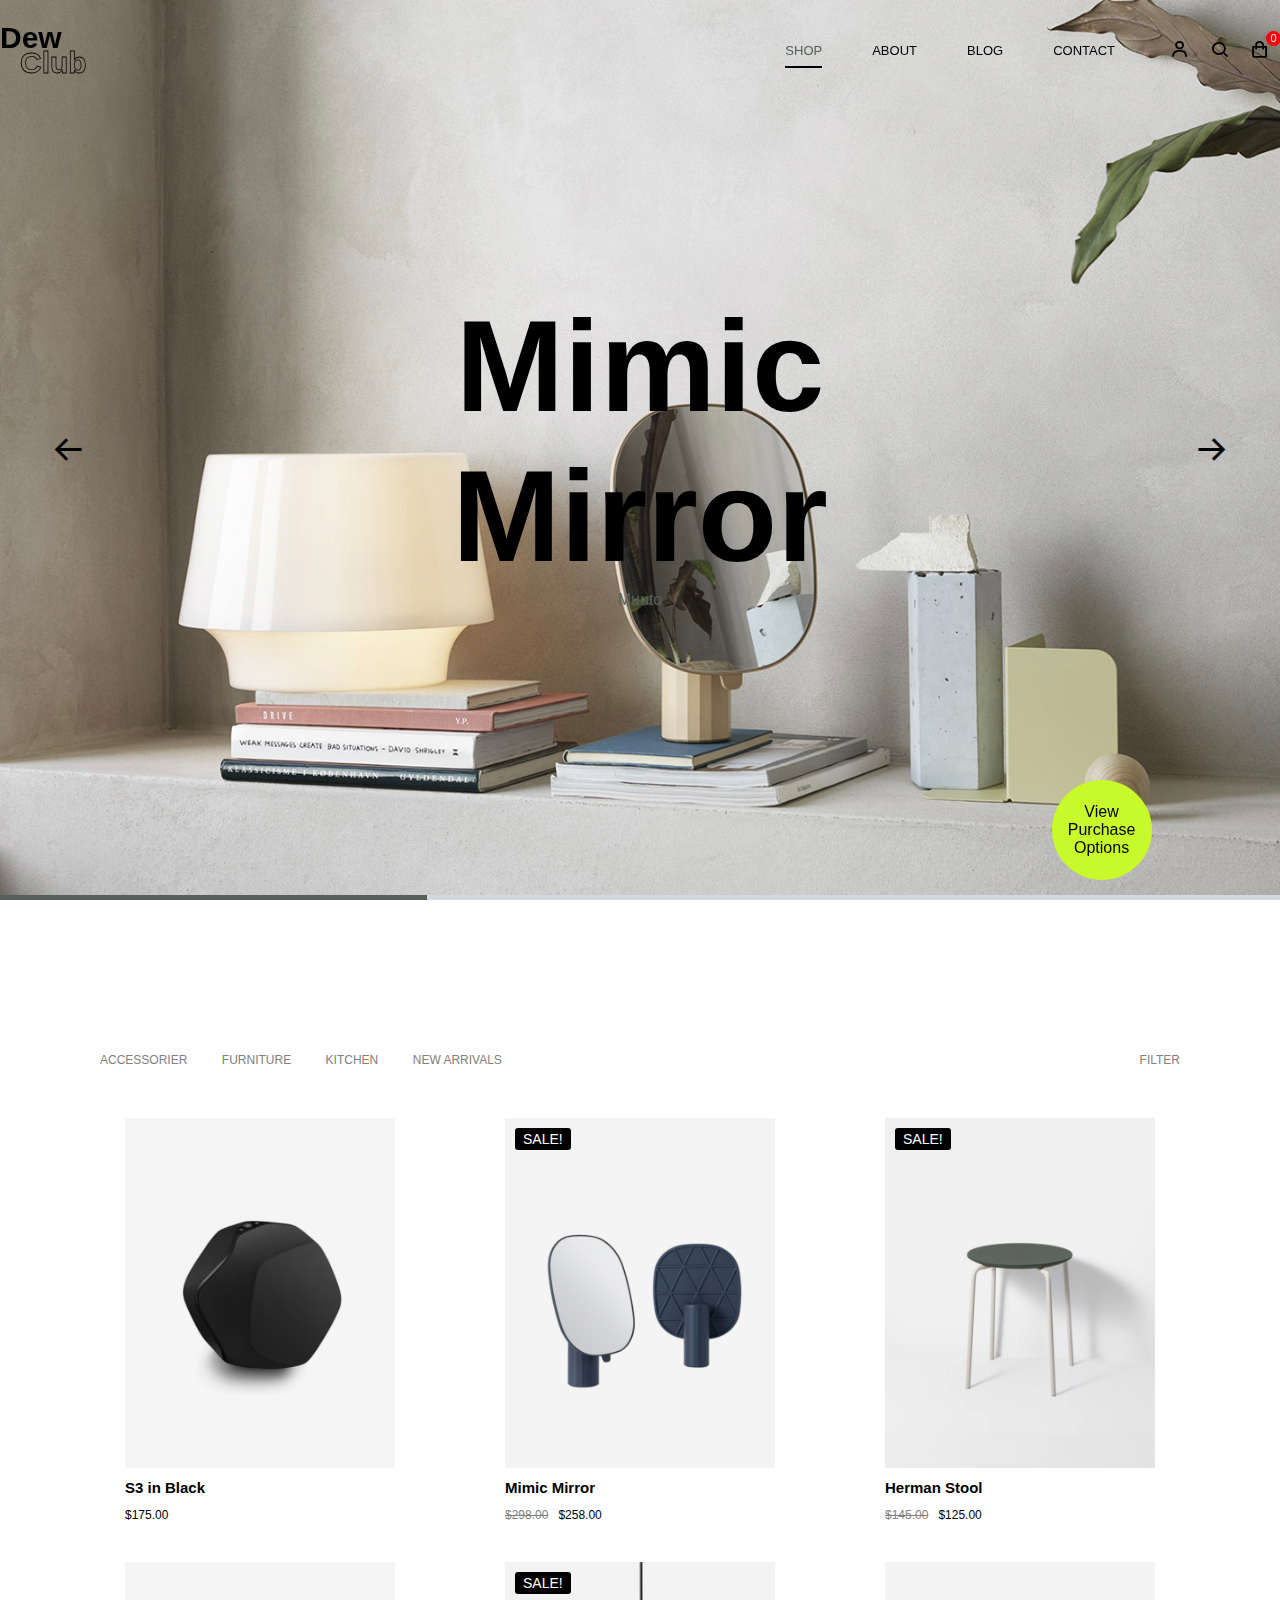
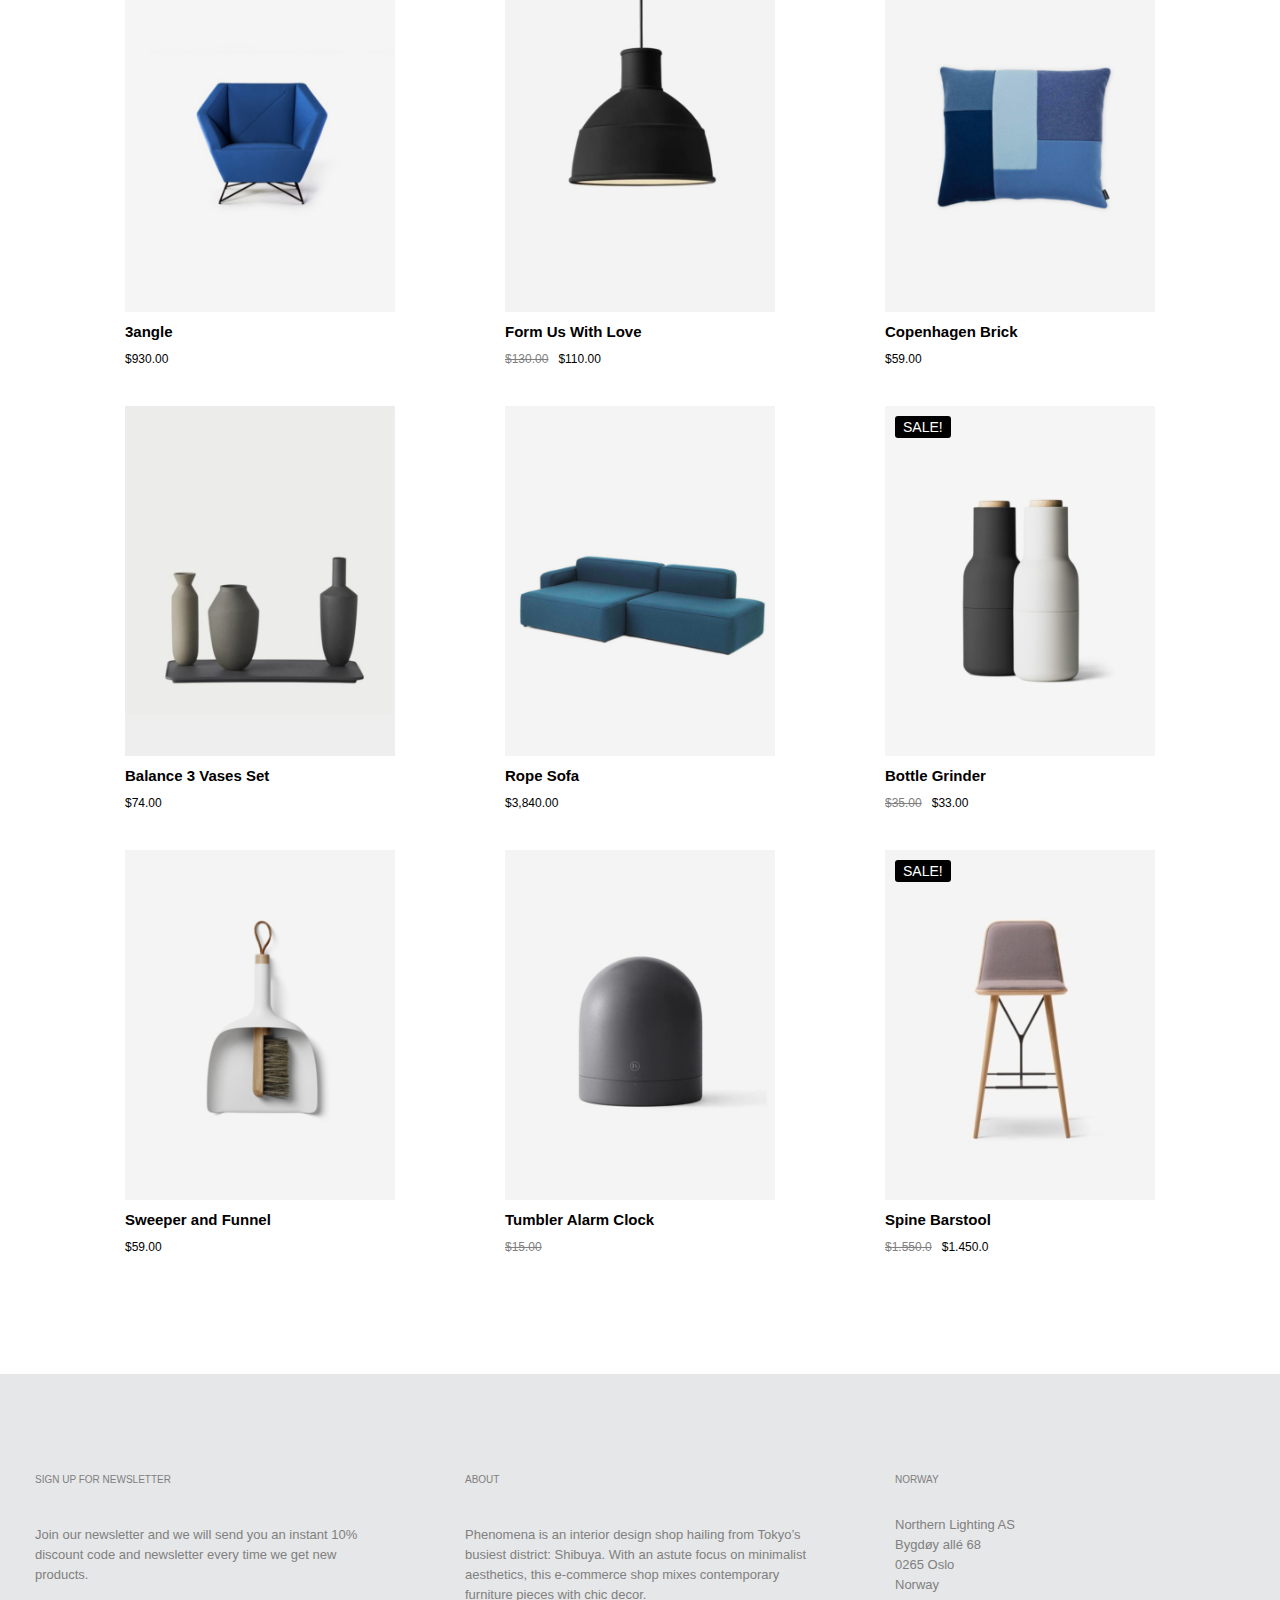
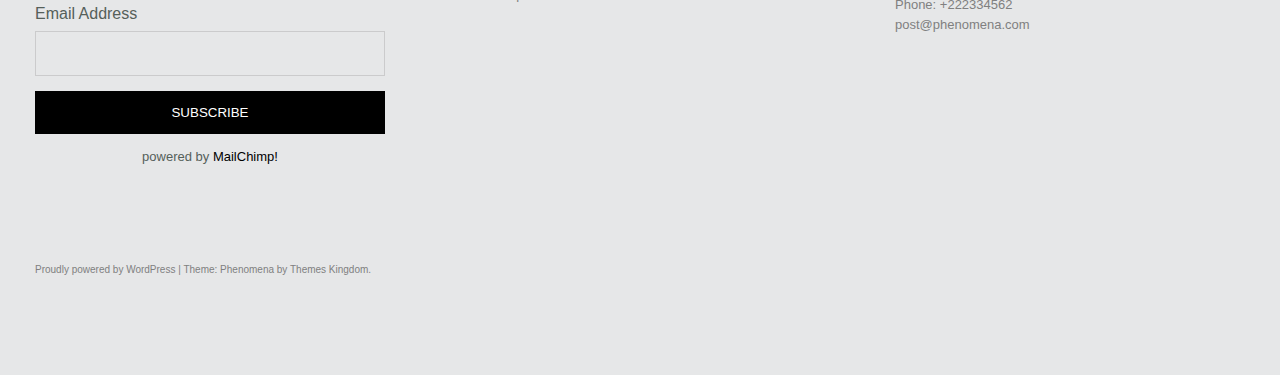
<file: index.html>
<!DOCTYPE html>
<html lang="en">
<head>
    <meta charset="UTF-8">
    <meta http-equiv="X-UA-Compatible" content="IE=edge">
    <meta name="viewport" content="width=device-width, initial-scale=1.0">
    <title>Website Houseware</title>
    <link rel="shortcut icon" href="https://themeskingdom.com/wp-content/uploads/2019/11/cropped-TK_favicon-32x32.png" type="image/x-icon">
    <!-- CSS -->
    <link rel="stylesheet" href="css/style.css">
    <!-- GOOGLE FRONT -->
    <link href="https://fonts.googleapis.com/css2?family=Roboto:wght@100;300;400;500;700;900&display=swap" rel="stylesheet">
    <!-- BOX BOX ICON -->
    <link href='https://unpkg.com/boxicons@2.1.4/css/boxicons.min.css' rel='stylesheet'>
</head>
<body>
    <div class="scroll">
        <div class="sroll_On">
            <p>View Purchase Options</p>
        </div>
        <div class="scroll_title">
            <div class="srcoll_icon">
                <i class='bx bx-arrow-back bx-rotate-90' ></i>
            </div>
            <div class="scroll_in">
                scroll on top
            </div>
        </div>
    </div>
    <!-- Header -->
    <header>
        <nav>
            <a href="#" class="logo">Dew <span>Club</span></a>
            <div class="nav_group">
                <ul class="navlist">
                    <li><a href="index.html"class="active">Shop</a></li>
                    <li><a href="about.html">About</a></li>
                    <li><a href="blog.html">Blog</a></li>
                    <li><a href="contact.html">Contact</a></li>
                </ul>
                <div class="navmenu">
                    <i class='bx bx-menu-alt-right'></i>
                </div>
                <div class="nav_item">
                    <a href="login/login.html"><i class='bx bx-user' id="user_nav"></i></a>
                    <i class='bx bx-search' id="menu-search"></i>
                    <div href="#" class="navicon"><i class='bx bx-shopping-bag'></i><span class="navdesc">0</span></div>
                </div>
        
                <!-- MENU MOBILE -->
                <div class="navMobile">
                    <div class="nav_closeX">
                        <i class='bx bx-x'></i>
                    </div>
                    <ul>
                        <li>
                            <a href="" class="mobile_link">Shop</a>
                        </li>
                        <li>
                            <a href="" class="mobile_link">About</a>
                        </li>
                        <li>
                            <a href="" class="mobile_link">Blog</a>
                        </li>
                        <li>
                            <a href="" class="mobile_link">Contact</a>
                        </li>
                        <div class="nav_item">
                            <i class='bx bx-user' id="user_nav"></i>
                            <i class='bx bx-search' id="menu-search"></i>
                            <div href="#" class="navicon"><i class='bx bx-shopping-bag'></i><span class="navdesc">0</span></div>
                        </div>
                        
                    </ul>
                </div>
            </div>
        </nav>
    </header>
    <!-- End Header -->
    <div class="nav_search">
        <div class="search_container">
            <i class='bx bx-search'></i>
            <input type="text" placeholder="Search..." aria-label="0">
            <i class='bx bx-x' id="close_search"></i>
        </div>
    </div>
    <!-- Slide -->
    <section class="slide">
        <div class="sl_overlay"></div>
        <ul class="slider-dots">
            <li class="slider-dot-item active" data-index="0"></li>
            <li class="slider-dot-item" data-index="1"></li>
            <li class="slider-dot-item" data-index="2"></li>
        </ul>
        <div class="slide_container" >
            <ul>
                <li class="slides active_slide">
                    <div class="slide_wapper">
                        <div class="slide_img">
                            <img src="images/home0.jpg" alt="">
                        </div>
                        <div class="silde_title">
                            <h1>Mimic</h1>
                            <h1>Mirror</h1>
                            <p>Muuto</p>
                        </div>
                    </div>
                </li>
                <li>
                    <div class="slide_wapper">
                        <div class="slide_img">
                            <img src="images/home1.jpg" alt="">
                        </div>
                        <div class="silde_title">
                            <h1>Tumbler</h1>
                            <h1>Alarm Clock</h1>
                            <p>Norm Architects</p>
                        </div>
                    </div>
                </li>
                <li>
                    <div class="slide_wapper">
                        <div class="slide_img">
                            <img src="images/home2.jpg" alt="">
                        </div>
                        <div class="silde_title">
                            <h1>Copenhagen</h1>
                            <h1>Brick</h1>
                            <p>Normann Copenhagen</p>
                        </div>
                    </div>
                </li>
                <div class="pev_slide">
                    <i class='bx bx-arrow-back' ></i>
                </div>
                <div class="next_slide">
                    <i class='bx bx-arrow-back bx-rotate-180' ></i>
                </div>
            </ul>
        </div>
        <!-- <div class="br__overlay"></div> -->
    </section>
    <!-- End Slide -->
    <!-- Product -->
    <section class="product">
        <div class="product_container">
            <div class="product_title">
                <div class="product_class1">
                    <a href="#">Accessorier</a>
                    <a href="#">Furniture</a>
                    <a href="#">Kitchen</a>
                    <a href="#">New Arrivals</a>
                </div>
                <div class="product_class2">
                    <a href="#">Filter</a>
                </div>
            </div>
            <div class="product_list">
                    <div class="product_items">
                        <div class="pr_img">
                            <img src="images/product/product_1.jpg" alt="">
                            <img src="images/product/product_1_1.jpg" alt="">

                        </div>
                        <div class="pr_title"> 
                            <h3>S3 in Black</h3>
                            <p>$175.00</p>
                            <div class="pr_buy">
                                <p>add to cart</p>
                            </div>
                        </div>
                    </div>
                    <div class="product_items">
                        <div class="pr_img">
                            <img src="images/product/product_2.jpg" alt="">
                            <img src="images/product/product_2_2.jpg" alt="">
                            <span class="sale">sale!</span>
                        </div>
                        <div class="pr_title"> 
                            <h3>Mimic Mirror</h3>
                            <div class="pr_price">
                                <p>$298.00</p>
                                <p>$258.00</p>
                            </div>
                            <div class="pr_buy">
                                <p>add to cart</p>
                            </div>
                        </div>
                    </div>
                    <div class="product_items">
                        <div class="pr_img">
                            <img src="images/product/product_3.jpg" alt="">
                            <img src="images/product/product_3_3.jpg" alt="">
                            <span class="sale">sale!</span>
                        </div>
                        <div class="pr_title"> 
                            <h3>Herman Stool</h3>
                            <div class="pr_price">
                                <p>$145.00</p>
                                <p>$125.00</p>
                            </div>
                            <div class="pr_buy">
                                <p>add to cart</p>
                            </div>
                        </div>
                    </div>
                    <div class="product_items">
                        <div class="pr_img">
                            <img src="images/product/product_4.jpg" alt="">
                            <img src="images/product/product_4_4.jpg" alt="">
                            
                        </div>
                        <div class="pr_title"> 
                            <h3>3angle</h3>
                            <p>$930.00</p>
                            <div class="pr_buy">
                                <p>add to cart</p>
                            </div>
                        </div>
                    </div>
                    <div class="product_items">
                        <div class="pr_img">
                            <img src="images/product/product_5.jpg" alt="">
                            <img src="images/product/product_5_5.jpg" alt="">
                            <span class="sale">sale!</span>
                        </div>
                        <div class="pr_title"> 
                            <h3>Form Us With Love</h3>
                            <div class="pr_price">
                                <p>$130.00</p>
                                <p>$110.00</p>
                            </div>
                            <div class="pr_buy">
                                <p>add to cart</p>
                            </div>
                        </div>
                    </div>
                    <div class="product_items">
                        <div class="pr_img">
                            <img src="images/product/product_6.jpg" alt="">
                            <img src="images/product/product_6_6.jpg" alt="">
                            
                        </div>
                        <div class="pr_title"> 
                            <h3>Copenhagen Brick</h3>
                            <p>$59.00</p>
                            <div class="pr_buy">
                                <p>add to cart</p>
                            </div>
                        </div>
                    </div>
                    <div class="product_items">
                        <div class="pr_img">
                            <img src="images/product/product_7.jpg" alt="">
                            <img src="images/product/product_7_7.jpg" alt="">
                            
                        </div>
                        <div class="pr_title"> 
                            <h3>Balance 3 Vases Set</h3>
                            <p>$74.00</p>
                            <div class="pr_buy">
                                <p>add to cart</p>
                            </div>
                        </div>
                    </div>
                    <div class="product_items">
                        <div class="pr_img">
                            <img src="images/product/product_8.jpg" alt="">
                            <img src="images/product/product_8_8.jpg" alt="">
                            
                        </div>
                        <div class="pr_title"> 
                            <h3>Rope Sofa</h3>
                            <p>$3,840.00</p>
                            <div class="pr_buy">
                                <p>add to cart</p>
                            </div>
                        </div>
                    </div>
                    <div class="product_items">
                        <div class="pr_img">
                            <img src="images/product/product_9.jpg" alt="">
                            <img src="images/product/product_9_9.jpg" alt="">
                            <span class="sale">sale!</span>
                        </div>
                        <div class="pr_title"> 
                            <h3>Bottle Grinder</h3>
                            <div class="pr_price">
                                <p>$35.00</p>
                                <p>$33.00</p>
                            </div>
                            <div class="pr_buy">
                                <p>add to cart</p>
                            </div>
                        </div>
                    </div>
                    <div class="product_items">
                        <div class="pr_img">
                            <img src="images/product/product_10.jpg" alt="">
                            <img src="images/product/product_10_10.jpg" alt="">
                            
                        </div>
                        <div class="pr_title"> 
                            <h3>Sweeper and Funnel</h3>
                            <p>$59.00</p>
                            <div class="pr_buy">
                                <p>add to cart</p>
                            </div>
                        </div>
                    </div>
                    <div class="product_items">
                        <div class="pr_img">
                            <img src="images/product/product_11.jpg" alt="">
                            <img src="images/product/product_11_11.jpg" alt="">
                            
                        </div>
                        <div class="pr_title"> 
                            <h3>Tumbler Alarm Clock</h3>
                            <div class="pr_price">
                                <p>$15.00</p>
                            </div>
                            <div class="pr_buy">
                                <p>add to cart</p>
                            </div>
                        </div>
                    </div>
                    <div class="product_items">
                        <div class="pr_img">
                            <img src="images/product/product_12.jpg" alt="">
                            <img src="images/product/product_12_12.jpg" alt="">
                            <span class="sale">sale!</span>
                        </div>
                        <div class="pr_title"> 
                            <h3>Spine Barstool</h3>
                            <div class="pr_price">
                                <p>$1.550.0</p>
                                <p>$1.450.0</p>
                            </div>
                            <div class="pr_buy">
                                <p>add to cart</p>
                            </div>
                        </div>
                    </div>
            </div>
        </div>
    </section>
    <!-- EndProduct -->
    <!-- Footer -->
    <section class="footer">
        <footer>
            <div class="footer_container">
                <div class="footer_1">
                    <h3>SIGN UP FOR NEWSLETTER</h3>
                    <p class="footer_title">
                        Join our newsletter and we will send you 
                        an instant 10% discount code and newsletter 
                        every time we get new products.
                    </p>
                    <div class="form_email">
                        <span>Email Address</span>
                        <input type="text" aria-label=''>
                        <button class="footer_btn">SUBSCRIBE</button>
                        <p>powered by <b>MailChimp!</b></p>
                    </div>
                    <div class="footer_wapper">
                        <p>Proudly powered by WordPress | Theme: Phenomena by Themes Kingdom.</p>
                    </div>
                </div>
                <div class="footer_2">
                    <h3>ABOUT</h3>
                    <p>
                        Phenomena is an interior design shop hailing 
                        from Tokyo’s busiest district: Shibuya. With 
                        an astute focus on minimalist aesthetics, this 
                        e-commerce shop mixes contemporary furniture pieces 
                        with chic decor.
                    </p>
                </div>
                <div class="footer_3">
                    <h3>NORWAY</h3>
                    <a href="">Northern Lighting AS</a>
                    <a href="">Bygdøy allé 68</a>
                    <a href="">0265 Oslo</a>
                    <a href="">Norway</a>
                    <a href="">Phone: +222334562</a>
                    <a href="">post@phenomena.com</a>
                </div>
            </div>
        </footer>
    </section>
    <!-- End Footer -->
    
    <!-- JS -->
    <script src="app.js/main.js"></script>
</body>
</html>
</file>
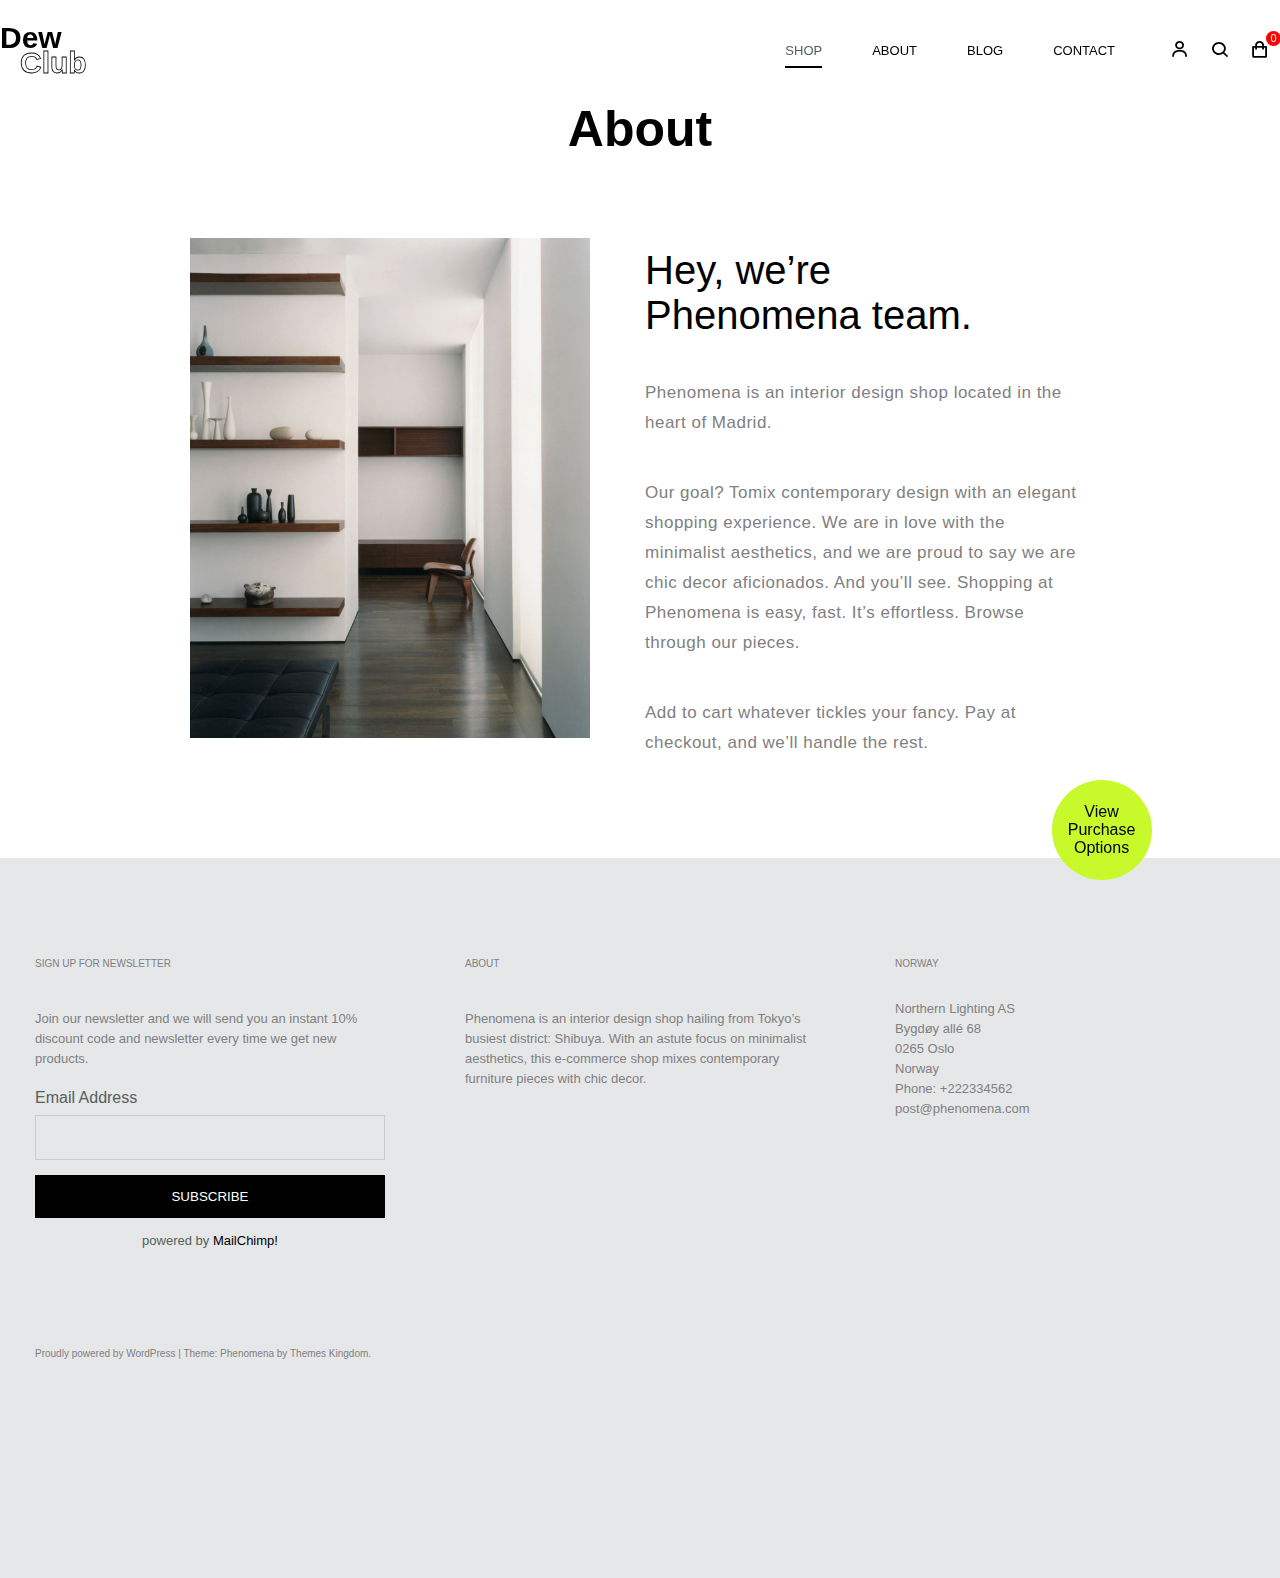
<file: about.html>
<!DOCTYPE html>
<html lang="en">
<head>
    <meta charset="UTF-8">
    <meta http-equiv="X-UA-Compatible" content="IE=edge">
    <meta name="viewport" content="width=device-width, initial-scale=1.0">
    <title>Houseware About</title>
    <link rel="shortcut icon" href="https://themeskingdom.com/wp-content/uploads/2019/11/cropped-TK_favicon-32x32.png" type="image/x-icon">
    <!-- CSS -->
    <link rel="stylesheet" href="css/about.css">
    <!-- GOOGLE FRONT -->
    <link href="https://fonts.googleapis.com/css2?family=Roboto:wght@100;300;400;500;700;900&display=swap" rel="stylesheet">
    <!-- BOX BOX ICON -->
    <link href='https://unpkg.com/boxicons@2.1.4/css/boxicons.min.css' rel='stylesheet'>
</head>
<body>
    <div class="scroll">
        <div class="sroll_On">
            <p>View Purchase Options</p>
        </div>
        <div class="scroll_title">
            <div class="srcoll_icon">
                <i class='bx bx-arrow-back bx-rotate-90' ></i>
            </div>
            <div class="scroll_in">
                scroll on top
            </div>
        </div>
    </div>
    <!-- Header -->
    <header>
        <nav>
            <a href="#" class="logo">Dew <span>Club</span></a>
            <div class="nav_group">
                <ul class="navlist">
                    <li><a href="index.html"class="active">Shop</a></li>
                    <li><a href="about.html">About</a></li>
                    <li><a href="blog.html">Blog</a></li>
                    <li><a href="contact.html">Contact</a></li>
                </ul>
                <div class="navmenu">
                    <i class='bx bx-menu-alt-right'></i>
                </div>
                <div class="nav_item">
                    <a href="login/login.html"><i class='bx bx-user' id="user_nav"></i></a>
                    <i class='bx bx-search' id="menu-search"></i>
                    <div href="#" class="navicon"><i class='bx bx-shopping-bag'></i><span class="navdesc">0</span></div>
                </div>
                <!-- MENU MOBILE -->
                <div class="navMobile">
                    <div class="nav_closeX">
                        <i class='bx bx-x'></i>
                    </div>
                    <ul>
                        <li>
                            <a href="" class="mobile_link">Shop</a>
                        </li>
                        <li>
                            <a href="" class="mobile_link">About</a>
                        </li>
                        <li>
                            <a href="" class="mobile_link">Blog</a>
                        </li>
                        <li>
                            <a href="" class="mobile_link">Contact</a>
                        </li>
                        <div class="nav_item">
                            <i class='bx bx-user' id="user_nav"></i>
                            <i class='bx bx-search' id="menu-search"></i>
                            <div href="#" class="navicon"><i class='bx bx-shopping-bag'></i><span class="navdesc">0</span></div>
                        </div>
                        
                    </ul>
                </div>
            </div>
        </nav>
    </header>
    <!-- End Header -->
    <div class="nav_search">
        <div class="search_container">
            <i class='bx bx-search'></i>
            <input type="text" placeholder="Search..." aria-label="0">
            <i class='bx bx-x' id="close_search"></i>
        </div>
    </div>
    <section class="about">
        <div class="about_wapper">
            <h1>About</h1>
            <div class="about_container">
                    <div class="about_left">
                        <img src="images/about.jpg" alt="">
                    </div>
                    <div class="about_right">
                        <h2>Hey, we’re <br> Phenomena team.</h2>
                        <p>Phenomena is an interior design shop located in the heart of Madrid.</p>
                        <p>Our goal? Tomix contemporary design with an elegant shopping experience. 
                            We are in love with the minimalist aesthetics, and we are proud to say we 
                            are chic decor aficionados. And you’ll see. Shopping at Phenomena is easy, fast. 
                            It’s effortless. Browse through our pieces.</p>
                        <p>Add to cart whatever tickles your fancy. Pay at checkout, and we’ll handle the rest.</p>
                </div>
            </div>
        </div>
    </section>
    <!-- Footer -->
    <section class="footer">
        <footer>
            <div class="footer_container">
                <div class="footer_1">
                    <h3>SIGN UP FOR NEWSLETTER</h3>
                    <p class="footer_title">
                        Join our newsletter and we will send you 
                        an instant 10% discount code and newsletter 
                        every time we get new products.
                    </p>
                    <div class="form_email">
                        <span>Email Address</span>
                        <input type="text" aria-label=''>
                        <button class="footer_btn">SUBSCRIBE</button>
                        <p>powered by <b>MailChimp!</b></p>
                    </div>
                    <div class="footer_wapper">
                        <p>Proudly powered by WordPress | Theme: Phenomena by Themes Kingdom.</p>
                    </div>
                </div>
                <div class="footer_2">
                    <h3>ABOUT</h3>
                    <p>
                        Phenomena is an interior design shop hailing 
                        from Tokyo’s busiest district: Shibuya. With 
                        an astute focus on minimalist aesthetics, this 
                        e-commerce shop mixes contemporary furniture pieces 
                        with chic decor.
                    </p>
                </div>
                <div class="footer_3">
                    <h3>NORWAY</h3>
                    <a href="">Northern Lighting AS</a>
                    <a href="">Bygdøy allé 68</a>
                    <a href="">0265 Oslo</a>
                    <a href="">Norway</a>
                    <a href="">Phone: +222334562</a>
                    <a href="">post@phenomena.com</a>
                </div>
            </div>
        </footer>
    </section>
    <!-- End Footer -->
    
    <!-- JS -->
    <script src="app.js/about.js"></script>
</body>
</html>
</file>
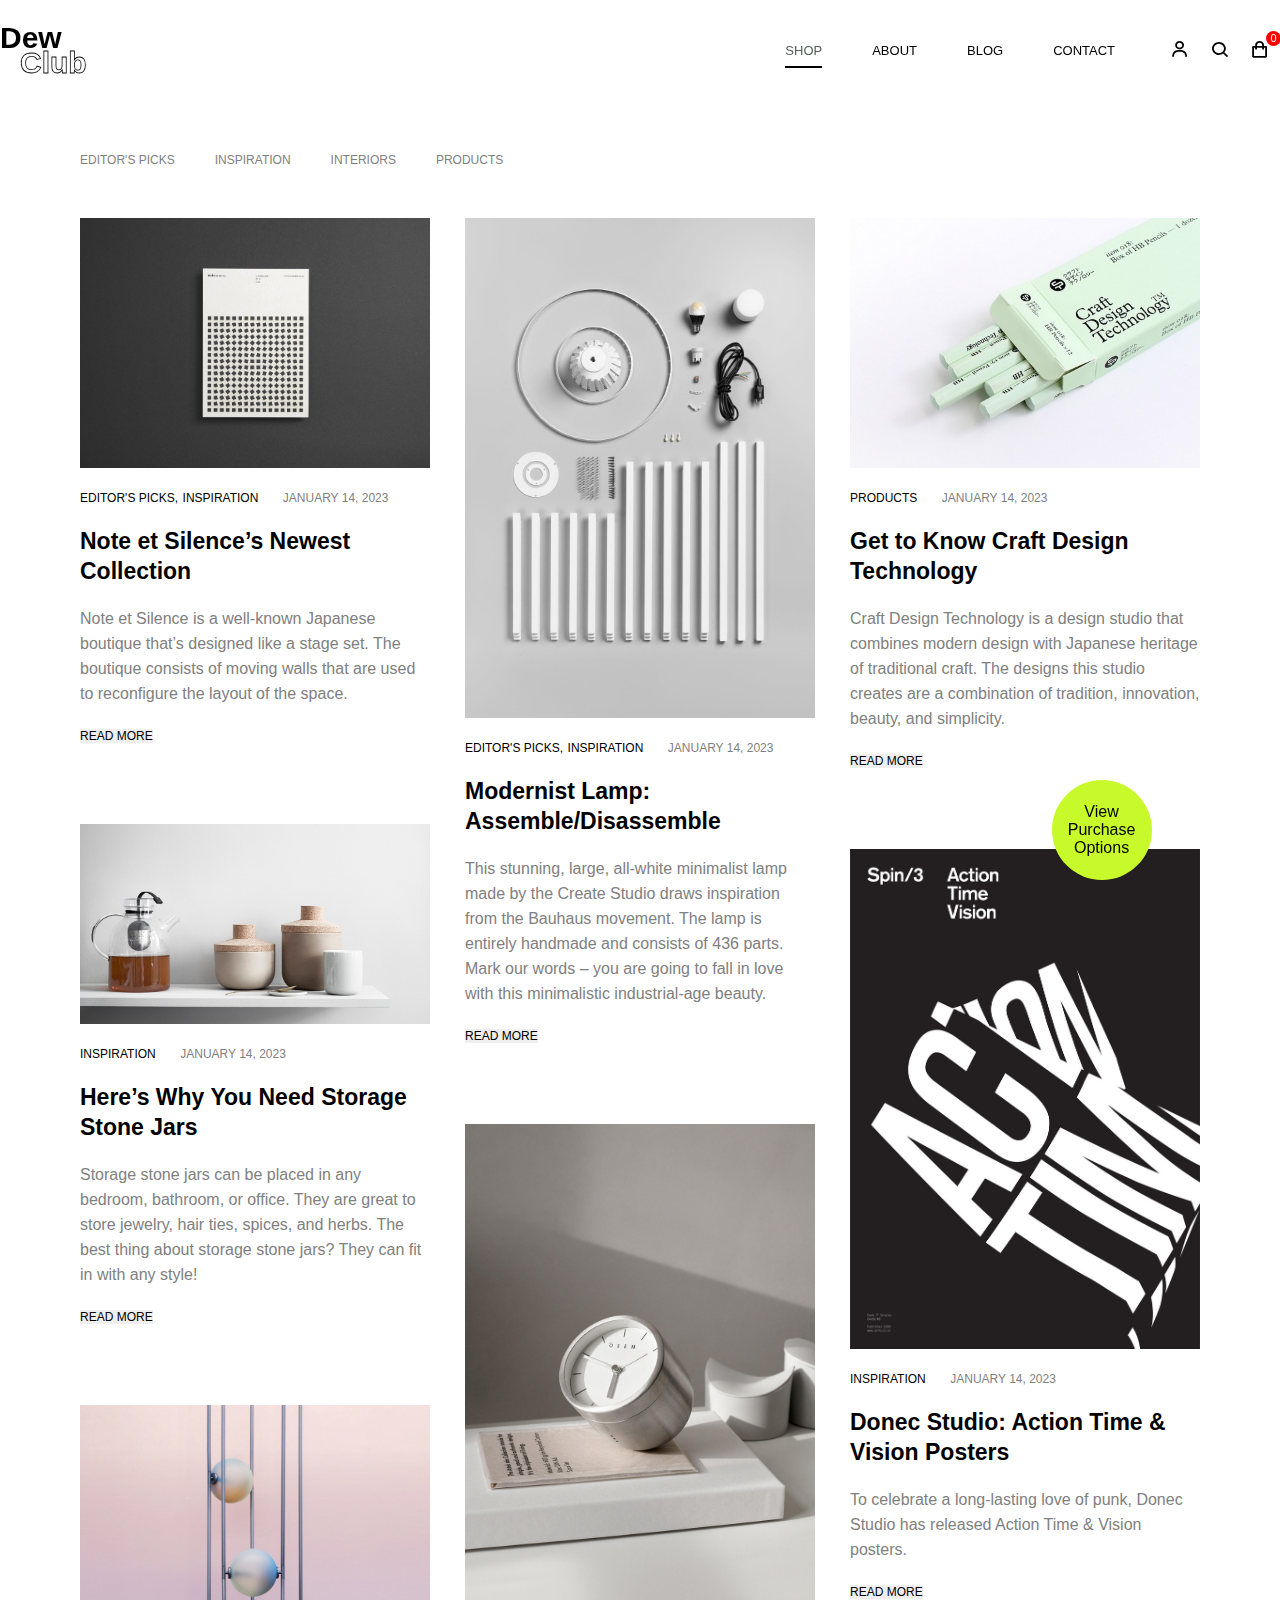
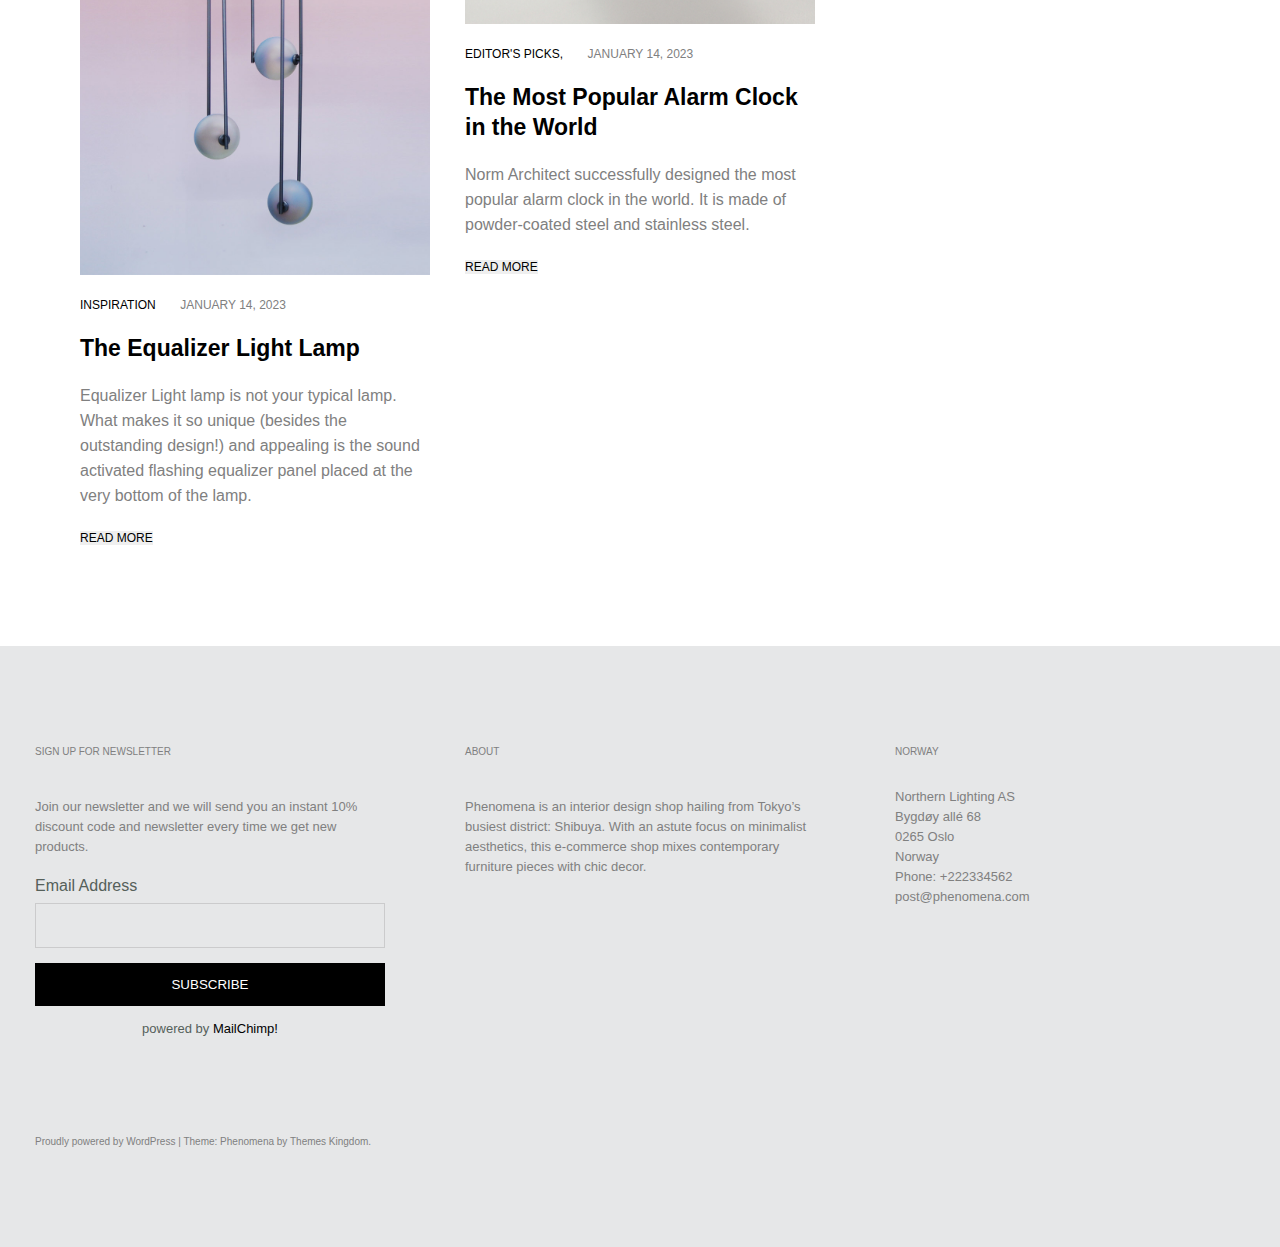
<file: blog.html>
<!DOCTYPE html>
<html lang="en">
<head>
    <meta charset="UTF-8">
    <meta http-equiv="X-UA-Compatible" content="IE=edge">
    <meta name="viewport" content="width=device-width, initial-scale=1.0">
    <title>Houseware Blog</title>
    <link rel="shortcut icon" href="https://themeskingdom.com/wp-content/uploads/2019/11/cropped-TK_favicon-32x32.png" type="image/x-icon">
    <!-- CSS -->
    <link rel="stylesheet" href="css/blog.css">
    <!-- GOOGLE FRONT -->
    <link href="https://fonts.googleapis.com/css2?family=Roboto:wght@100;300;400;500;700;900&display=swap" rel="stylesheet">
    <!-- BOX BOX ICON -->
    <link href='https://unpkg.com/boxicons@2.1.4/css/boxicons.min.css' rel='stylesheet'>
</head>
<body>
    <div class="scroll">
        <div class="sroll_On">
            <p>View Purchase Options</p>
        </div>
        <div class="scroll_title">
            <div class="srcoll_icon">
                <i class='bx bx-arrow-back bx-rotate-90' ></i>
            </div>
            <div class="scroll_in">
                scroll on top
            </div>
        </div>
    </div>
    <!-- Header -->
    <header>
        <nav>
            <a href="#" class="logo">Dew <span>Club</span></a>
            <div class="nav_group">
                <ul class="navlist">
                    <li><a href="index.html"class="active">Shop</a></li>
                    <li><a href="about.html">About</a></li>
                    <li><a href="blog.html">Blog</a></li>
                    <li><a href="contact.html">Contact</a></li>
                </ul>
                <div class="navmenu">
                    <i class='bx bx-menu-alt-right'></i>
                </div>
                <div class="nav_item">
                    <a href="#"><i class='bx bx-user' id="user_nav"></i></a>
                    <i class='bx bx-search' id="menu-search"></i>
                    <div href="#" class="navicon"><i class='bx bx-shopping-bag'></i><span class="navdesc">0</span></div>
                </div>
                <!-- MENU MOBILE -->
                <div class="navMobile">
                    <div class="nav_closeX">
                        <i class='bx bx-x'></i>
                    </div>
                    <ul>
                        <li>
                            <a href="" class="mobile_link">Shop</a>
                        </li>
                        <li>
                            <a href="" class="mobile_link">About</a>
                        </li>
                        <li>
                            <a href="" class="mobile_link">Blog</a>
                        </li>
                        <li>
                            <a href="" class="mobile_link">Contact</a>
                        </li>
                        <div class="nav_item">
                            <i class='bx bx-user' id="user_nav"></i>
                            <i class='bx bx-search' id="menu-search"></i>
                            <div href="#" class="navicon"><i class='bx bx-shopping-bag'></i><span class="navdesc">0</span></div>
                        </div>
                        
                    </ul>
                </div>
            </div>
        </nav>
    </header>
    <!-- End Header -->
    <div class="nav_search">
        <div class="search_container">
            <i class='bx bx-search'></i>
            <input type="text" placeholder="Search..." aria-label="0">
            <i class='bx bx-x' id="close_search"></i>
        </div>
    </div>
    <section class="blog">
        <div class="blog1">
            <ul>
                <li>
                    <a href="#">EDITOR'S PICKS</a>
                </li>
                <li>
                    <a href="#">INSPIRATION</a>
                </li>
                <li>
                    <a href="#">INTERIORS</a>
                </li>
                <li>
                    <a href="#">PRODUCTS</a>
                </li>
            </ul>
        </div>
        <div class="blog2">
            <div class="blog_list">
                <div class="blog_itemGroup">
                        <div class="blog_item1">
                            <div class="blog_img">
                                <img src="images/blog/blog.jpg" alt="">
                            </div>
                            <div class="blog_title">
                                <div class="blog_link">
                                    <a href="">EDITOR'S PICKS,</a>
                                    <a href="">INSPIRATION</a>
                                    <a href="">JANUARY 14, 2023</a>
                                </div>
                                <h3>Note et Silence’s Newest Collection</h3>
                                <p>Note et Silence is a well-known Japanese boutique that’s
                                    designed like a stage set. The boutique consists of moving 
                                    walls that are used to reconfigure the layout of the space.
                                </p>
                                <button class="blog_btn">READ MORE</button>
                            </div>
                        </div>
                        <div class="blog_item2">
                            <div class="blog_img">
                                <img src="images/blog/blog3.jpg" alt="">
                            </div>
                            <div class="blog_title">
                                <div class="blog_link">
                                    <a href="">INSPIRATION</a>
                                    <a href="">JANUARY 14, 2023</a>
                                </div>
                                <h3>Here’s Why You Need Storage Stone Jars</h3>
                                <p>Storage stone jars can be placed in any bedroom, 
                                    bathroom, or office. They are great to store jewelry, 
                                    hair ties, spices, and herbs. The best thing about storage stone jars? They can fit in with any style!
                                </p>
                                <button class="blog_btn">READ MORE</button>
                            </div>
                        </div>
                        <div class="blog_item3">
                            <div class="blog_img">
                                <img src="images/blog/blog6.jpg" alt="">
                            </div>
                            <div class="blog_title">
                                <div class="blog_link">
                                    <a href="">INSPIRATION</a>
                                    <a href="">JANUARY 14, 2023</a>
                                </div>
                                <h3>The Equalizer Light Lamp</h3>
                                <p>Equalizer Light lamp is not your typical lamp. 
                                    What makes it so unique (besides the outstanding design!) 
                                    and appealing is the sound activated flashing equalizer panel placed at the very bottom of the lamp.
                                </p>
                                <button class="blog_btn">READ MORE</button>
                            </div>
                        </div>
                </div>
                <div class="blog_itemGroup1">
                        <div class="blog_item1">
                            <div class="blog_img">
                                <img src="images/blog/blog1.jpg" alt="">
                            </div>
                            <div class="blog_title">
                                <div class="blog_link">
                                    <a href="">EDITOR'S PICKS,</a>
                                    <a href="">INSPIRATION</a>
                                    <a href="">JANUARY 14, 2023</a>
                                </div>
                                <h3>Modernist Lamp: Assemble/Disassemble</h3>
                                <p>This stunning, large, all-white minimalist lamp made by the Create Studio draws inspiration from the Bauhaus movement. The lamp is entirely handmade and consists of 436 parts. Mark our words – you are going to fall in love with this minimalistic industrial-age beauty.
                                </p>
                                <button class="blog_btn">READ MORE</button>
                            </div>
                        </div>
                        <div class="blog_item2">
                            <div class="blog_img">
                                <img src="images/blog/blog5.jpg" alt="">
                            </div>
                            <div class="blog_title">
                                <div class="blog_link">
                                    <a href="">EDITOR'S PICKS,</a>
                                    <a href="">JANUARY 14, 2023</a>
                                </div>
                                <h3>The Most Popular Alarm Clock in the World</h3>
                                <p>Norm Architect successfully designed the most popular alarm clock in the world. It is made of powder-coated steel and stainless steel.
                                </p>
                                <button class="blog_btn">READ MORE</button>
                            </div>
                        </div>
                        
                </div>
                <div class="blog_itemGroup2">
                        <div class="blog_item1">
                            <div class="blog_img">
                                <img src="images/blog/blog2.jpg" alt="">
                            </div>
                            <div class="blog_title">
                                <div class="blog_link">
                                    <a href="">PRODUCTS</a>
                                    <a href="">JANUARY 14, 2023</a>
                                </div>
                                <h3>Get to Know Craft Design Technology</h3>
                                <p>Craft Design Technology is a design studio that combines modern design with Japanese heritage of traditional craft. The designs this studio creates are a combination of tradition, innovation, beauty, and simplicity.
                                </p>
                                <button class="blog_btn">READ MORE</button>
                            </div>
                        </div>
                        <div class="blog_item2">
                            <div class="blog_img">
                                <img src="images/blog/blog4.jpg" alt="">
                            </div>
                            <div class="blog_title">
                                <div class="blog_link">
                                    <a href="">INSPIRATION</a>
                                    <a href="">JANUARY 14, 2023</a>
                                </div>
                                <h3>Donec Studio: Action Time & Vision Posters</h3>
                                <p>To celebrate a long-lasting love of punk, Donec Studio has released Action Time & Vision posters.
                                </p>
                                <button class="blog_btn">READ MORE</button>
                            </div>
                        </div>
                        
                </div>
            </div>
        </div>
    </section>
    <!-- Footer -->
    <section class="footer">
        <footer>
            <div class="footer_container">
                <div class="footer_1">
                    <h3>SIGN UP FOR NEWSLETTER</h3>
                    <p class="footer_title">
                        Join our newsletter and we will send you 
                        an instant 10% discount code and newsletter 
                        every time we get new products.
                    </p>
                    <div class="form_email">
                        <span>Email Address</span>
                        <input type="text" aria-label=''>
                        <button class="footer_btn">SUBSCRIBE</button>
                        <p>powered by <b>MailChimp!</b></p>
                    </div>
                    <div class="footer_wapper">
                        <p>Proudly powered by WordPress | Theme: Phenomena by Themes Kingdom.</p>
                    </div>
                </div>
                <div class="footer_2">
                    <h3>ABOUT</h3>
                    <p>
                        Phenomena is an interior design shop hailing 
                        from Tokyo’s busiest district: Shibuya. With 
                        an astute focus on minimalist aesthetics, this 
                        e-commerce shop mixes contemporary furniture pieces 
                        with chic decor.
                    </p>
                </div>
                <div class="footer_3">
                    <h3>NORWAY</h3>
                    <a href="">Northern Lighting AS</a>
                    <a href="">Bygdøy allé 68</a>
                    <a href="">0265 Oslo</a>
                    <a href="">Norway</a>
                    <a href="">Phone: +222334562</a>
                    <a href="">post@phenomena.com</a>
                </div>
            </div>
        </footer>
    </section>
    <!-- End Footer -->
    
    <!-- JS -->
    <script src="app.js/about.js"></script>
</body>
</html>
</file>
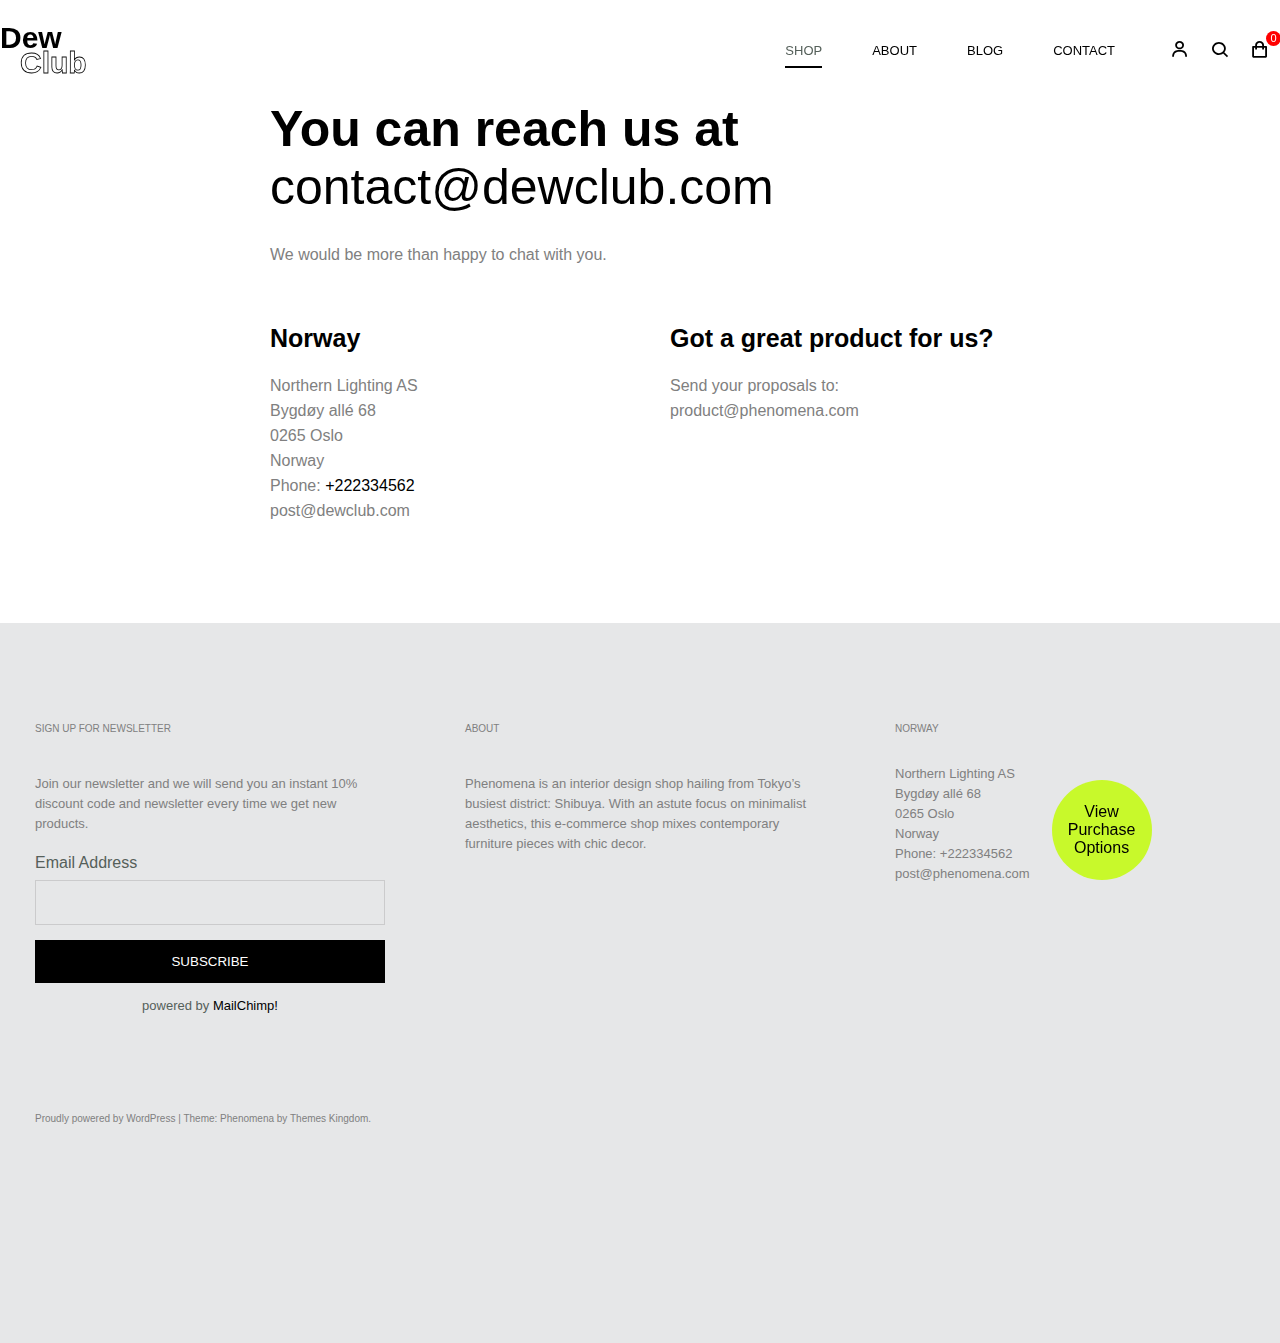
<file: contact.html>
<!DOCTYPE html>
<html lang="en">
<head>
    <meta charset="UTF-8">
    <meta http-equiv="X-UA-Compatible" content="IE=edge">
    <meta name="viewport" content="width=device-width, initial-scale=1.0">
    <title>Houseware Contact</title>
    <link rel="shortcut icon" href="https://themeskingdom.com/wp-content/uploads/2019/11/cropped-TK_favicon-32x32.png" type="image/x-icon">
    <!-- CSS -->
    <link rel="stylesheet" href="css/contact.css">
    <!-- GOOGLE FRONT -->
    <link href="https://fonts.googleapis.com/css2?family=Roboto:wght@100;300;400;500;700;900&display=swap" rel="stylesheet">
    <!-- BOX BOX ICON -->
    <link href='https://unpkg.com/boxicons@2.1.4/css/boxicons.min.css' rel='stylesheet'>
</head>
<body>
    <div class="scroll">
        <div class="sroll_On">
            <p>View Purchase Options</p>
        </div>
        <div class="scroll_title">
            <div class="srcoll_icon">
                <i class='bx bx-arrow-back bx-rotate-90' ></i>
            </div>
            <div class="scroll_in">
                scroll on top
            </div>
        </div>
    </div>
    <!-- Header -->
    <header>
        <nav>
            <a href="#" class="logo">Dew <span>Club</span></a>
            <div class="nav_group">
                <ul class="navlist">
                    <li><a href="index.html"class="active">Shop</a></li>
                    <li><a href="about.html">About</a></li>
                    <li><a href="blog.html">Blog</a></li>
                    <li><a href="contact.html">Contact</a></li>
                </ul>
                <div class="navmenu">
                    <i class='bx bx-menu-alt-right'></i>
                </div>
                <div class="nav_item">
                    <a href="#"><i class='bx bx-user' id="user_nav"></i></a>
                    <i class='bx bx-search' id="menu-search"></i>
                    <div href="#" class="navicon"><i class='bx bx-shopping-bag'></i><span class="navdesc">0</span></div>
                </div>
                <!-- MENU MOBILE -->
                <div class="navMobile">
                    <div class="nav_closeX">
                        <i class='bx bx-x'></i>
                    </div>
                    <ul>
                        <li>
                            <a href="" class="mobile_link">Shop</a>
                        </li>
                        <li>
                            <a href="" class="mobile_link">About</a>
                        </li>
                        <li>
                            <a href="" class="mobile_link">Blog</a>
                        </li>
                        <li>
                            <a href="" class="mobile_link">Contact</a>
                        </li>
                        <div class="nav_item">
                            <i class='bx bx-user' id="user_nav"></i>
                            <i class='bx bx-search' id="menu-search"></i>
                            <div href="#" class="navicon"><i class='bx bx-shopping-bag'></i><span class="navdesc">0</span></div>
                        </div>
                        
                    </ul>
                </div>
            </div>
        </nav>
    </header>
    <!-- End Header -->
    <div class="nav_search">
        <div class="search_container">
            <i class='bx bx-search'></i>
            <input type="text" placeholder="Search..." aria-label="0">
            <i class='bx bx-x' id="close_search"></i>
        </div>
    </div>
    <section class="contact">
        <div class="contact_container">
            <h1>You can reach us at <span>contact@dewclub.com</span></h1>
            <p class="we_contact">We would be more than happy to chat with you.</p>
            <div class="contact_list">
                <div class="contact_items">
                    <h3>Norway</h3>
                    <p>Northern Lighting AS</p>
                    <p>Bygdøy allé 68</p>
                    <p>0265 Oslo</p>
                    <p>Norway</p>
                    <p>Phone: <a href="#">+222334562</a></p>
                    <p>post@dewclub.com</p>
                </div>
                <div class="contact_items">
                    <h3>Got a great product for us?</h3>
                    <p>Send your proposals to:</p>
                    <p>product@phenomena.com</p>
                </div>
            </div>
        </div>
    </section>
    <!-- Footer -->
    <section class="footer">
        <footer>
            <div class="footer_container">
                <div class="footer_1">
                    <h3>SIGN UP FOR NEWSLETTER</h3>
                    <p class="footer_title">
                        Join our newsletter and we will send you 
                        an instant 10% discount code and newsletter 
                        every time we get new products.
                    </p>
                    <div class="form_email">
                        <span>Email Address</span>
                        <input type="text" aria-label=''>
                        <button class="footer_btn">SUBSCRIBE</button>
                        <p>powered by <b>MailChimp!</b></p>
                    </div>
                    <div class="footer_wapper">
                        <p>Proudly powered by WordPress | Theme: Phenomena by Themes Kingdom.</p>
                    </div>
                </div>
                <div class="footer_2">
                    <h3>ABOUT</h3>
                    <p>
                        Phenomena is an interior design shop hailing 
                        from Tokyo’s busiest district: Shibuya. With 
                        an astute focus on minimalist aesthetics, this 
                        e-commerce shop mixes contemporary furniture pieces 
                        with chic decor.
                    </p>
                </div>
                <div class="footer_3">
                    <h3>NORWAY</h3>
                    <a href="">Northern Lighting AS</a>
                    <a href="">Bygdøy allé 68</a>
                    <a href="">0265 Oslo</a>
                    <a href="">Norway</a>
                    <a href="">Phone: +222334562</a>
                    <a href="">post@phenomena.com</a>
                </div>
            </div>
        </footer>
    </section>
    <!-- End Footer -->
    
    <!-- JS -->
    <script src="app.js/about.js"></script>
</body>
</html>
</file>
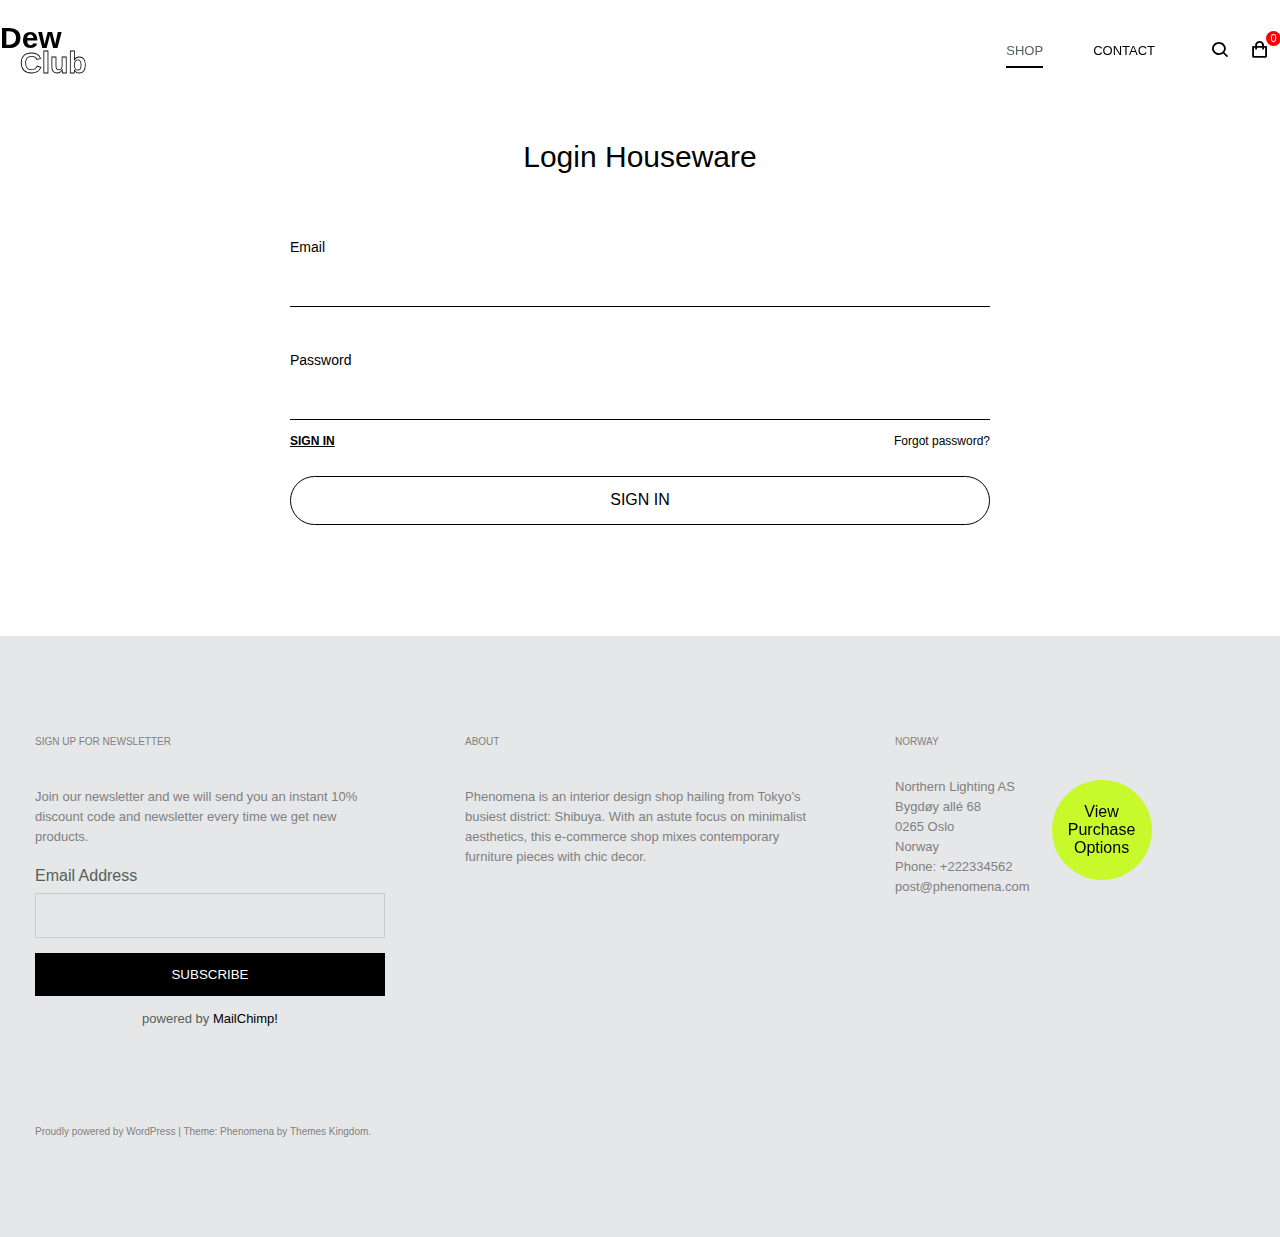
<file: login/login.html>
<!DOCTYPE html>
<html lang="en">

<head>
    <meta charset="UTF-8">
    <meta http-equiv="X-UA-Compatible" content="IE=edge">
    <meta name="viewport" content="width=device-width, initial-scale=1.0">
    <title>Houseware Login</title>
    <link rel="shortcut icon" href="https://themeskingdom.com/wp-content/uploads/2019/11/cropped-TK_favicon-32x32.png"
        type="image/x-icon">
    <!-- CSS -->
    <link rel="stylesheet" href="../css/login.css">
    <!-- GOOGLE FRONT -->
    <link href="https://fonts.googleapis.com/css2?family=Roboto:wght@100;300;400;500;700;900&display=swap"
        rel="stylesheet">
    <!-- BOX BOX ICON -->
    <link href='https://unpkg.com/boxicons@2.1.4/css/boxicons.min.css' rel='stylesheet'>
</head>

<body>
    <div class="scroll">
        <div class="sroll_On">
            <p>View Purchase Options</p>
        </div>
        <div class="scroll_title">
            <div class="srcoll_icon">
                <i class='bx bx-arrow-back bx-rotate-90' ></i>
            </div>
            <div class="scroll_in">
                scroll on top
            </div>
        </div>
    </div>
<!-- Header -->
<header>
    <nav>
        <a href="#" class="logo">Dew <span>Club</span></a>
        <div class="nav_group">
            <ul class="navlist">
                <li><a href="../index.html"class="active">Shop</a></li>
                <li><a href="../contact.html">Contact</a></li>
            </ul>
            <div class="navmenu">
                <i class='bx bx-menu-alt-right'></i>
            </div>
            <div class="nav_item">
                <!-- <a href="#"><i class='bx bx-user' id="user_nav"></i></a> -->
                <i class='bx bx-search' id="menu-search"></i>
                <div href="#" class="navicon"><i class='bx bx-shopping-bag'></i><span class="navdesc">0</span></div>
            </div>
    
            <!-- MENU MOBILE -->
            <div class="navMobile">
                <div class="nav_closeX">
                    <i class='bx bx-x'></i>
                </div>
                <ul>
                    <li>
                        <a href="" class="mobile_link">Shop</a>
                    </li>
                    <li>
                        <a href="" class="mobile_link">About</a>
                    </li>
                    <li>
                        <a href="" class="mobile_link">Blog</a>
                    </li>
                    <li>
                        <a href="" class="mobile_link">Contact</a>
                    </li>
                    <div class="nav_item">
                        <i class='bx bx-user' id="user_nav"></i>
                        <i class='bx bx-search' id="menu-search"></i>
                        <div href="#" class="navicon"><i class='bx bx-shopping-bag'></i><span class="navdesc">0</span></div>
                    </div>
                    
                </ul>
            </div>
        </div>
        <div class="nav_search">
            <div class="search_container">
                <i class='bx bx-search'></i>
                <input type="text" placeholder="Search..." aria-label="0">
                <i class='bx bx-x' id="close_search"></i>
            </div>
        </div>
    </nav>
</header>
<!-- End Header -->
    <div class="wapper">
        <div class="login">
            <div class="container">
                <h1>Login Houseware</h1>
                <div class="login_items">
                    <label for="#">Email</label>
                    <input type="email" aria-label="#">
                </div>
                <div class="login_items">
                    <label for="#">Password</label>
                    <input type="email" aria-label="#">
                </div>
                <div class="Forgot_items">
                    <a href="sigin.html">Sign in</a>
                    <a href="remember.html">Forgot password?</a>
                </div>
                <button class="btn_login"><a href="#">Sign in</a></button>
            </div>
        </div>
    </div>
    <!-- Footer -->
    <section class="footer">
        <footer>
            <div class="footer_container">
                <div class="footer_1">
                    <h3>SIGN UP FOR NEWSLETTER</h3>
                    <p class="footer_title">
                        Join our newsletter and we will send you 
                        an instant 10% discount code and newsletter 
                        every time we get new products.
                    </p>
                    <div class="form_email">
                        <span>Email Address</span>
                        <input type="text" aria-label=''>
                        <button class="footer_btn">SUBSCRIBE</button>
                        <p>powered by <b>MailChimp!</b></p>
                    </div>
                    <div class="footer_wapper">
                        <p>Proudly powered by WordPress | Theme: Phenomena by Themes Kingdom.</p>
                    </div>
                </div>
                <div class="footer_2">
                    <h3>ABOUT</h3>
                    <p>
                        Phenomena is an interior design shop hailing 
                        from Tokyo’s busiest district: Shibuya. With 
                        an astute focus on minimalist aesthetics, this 
                        e-commerce shop mixes contemporary furniture pieces 
                        with chic decor.
                    </p>
                </div>
                <div class="footer_3">
                    <h3>NORWAY</h3>
                    <a href="">Northern Lighting AS</a>
                    <a href="">Bygdøy allé 68</a>
                    <a href="">0265 Oslo</a>
                    <a href="">Norway</a>
                    <a href="">Phone: +222334562</a>
                    <a href="">post@phenomena.com</a>
                </div>
            </div>
        </footer>
    </section>
    <!-- End Footer -->
    <!-- JS -->
    <script src="../app.js/login.js"></script>
    
</body>

</html>
</file>
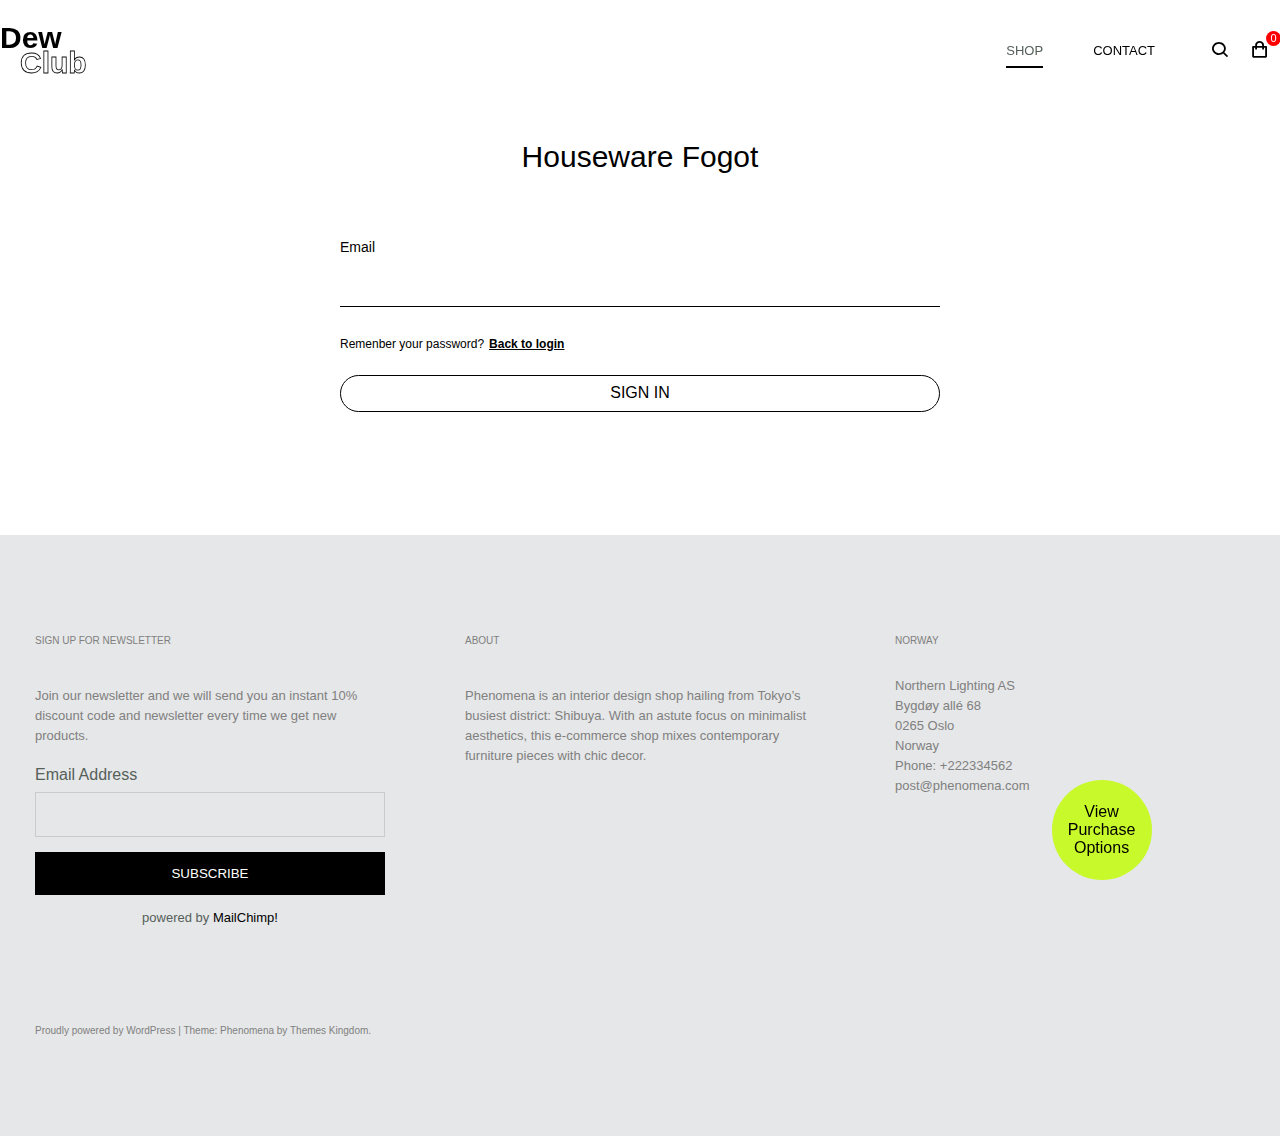
<file: login/remember.html>
<!DOCTYPE html>
<html lang="en">

<head>
    <meta charset="UTF-8">
    <meta http-equiv="X-UA-Compatible" content="IE=edge">
    <meta name="viewport" content="width=device-width, initial-scale=1.0">
    <title>Houseware Fogot Password</title>
    <link rel="shortcut icon" href="https://themeskingdom.com/wp-content/uploads/2019/11/cropped-TK_favicon-32x32.png"
        type="image/x-icon">
    <!-- CSS -->
    <link rel="stylesheet" href="../css/remember.css">
    <!-- GOOGLE FRONT -->
    <link href="https://fonts.googleapis.com/css2?family=Roboto:wght@100;300;400;500;700;900&display=swap"
        rel="stylesheet">
    <!-- BOX BOX ICON -->
    <link href='https://unpkg.com/boxicons@2.1.4/css/boxicons.min.css' rel='stylesheet'>
</head>

<body>
    <div class="scroll">
        <div class="sroll_On">
            <p>View Purchase Options</p>
        </div>
        <div class="scroll_title">
            <div class="srcoll_icon">
                <i class='bx bx-arrow-back bx-rotate-90' ></i>
            </div>
            <div class="scroll_in">
                scroll on top
            </div>
        </div>
    </div>
<!-- Header -->
<header>
    <nav>
        <a href="#" class="logo">Dew <span>Club</span></a>
        <div class="nav_group">
            <ul class="navlist">
                <li><a href="../index.html"class="active">Shop</a></li>
                <li><a href="../contact.html">Contact</a></li>
            </ul>
            <div class="navmenu">
                <i class='bx bx-menu-alt-right'></i>
            </div>
            <div class="nav_item">
                <!-- <a href="#"><i class='bx bx-user' id="user_nav"></i></a> -->
                <i class='bx bx-search' id="menu-search"></i>
                <div href="#" class="navicon"><i class='bx bx-shopping-bag'></i><span class="navdesc">0</span></div>
            </div>
    
            <!-- MENU MOBILE -->
            <div class="navMobile">
                <div class="nav_closeX">
                    <i class='bx bx-x'></i>
                </div>
                <ul>
                    <li>
                        <a href="" class="mobile_link">Shop</a>
                    </li>
                    <li>
                        <a href="" class="mobile_link">About</a>
                    </li>
                    <li>
                        <a href="" class="mobile_link">Blog</a>
                    </li>
                    <li>
                        <a href="" class="mobile_link">Contact</a>
                    </li>
                    <div class="nav_item">
                        <i class='bx bx-user' id="user_nav"></i>
                        <i class='bx bx-search' id="menu-search"></i>
                        <div href="#" class="navicon"><i class='bx bx-shopping-bag'></i><span class="navdesc">0</span></div>
                    </div>
                    
                </ul>
            </div>
        </div>
        <div class="nav_search">
            <div class="search_container">
                <i class='bx bx-search'></i>
                <input type="text" placeholder="Search..." aria-label="0">
                <i class='bx bx-x' id="close_search"></i>
            </div>
        </div>
    </nav>
</header>
<!-- End Header -->
    <div class="wapper">
        <div class="login">
            <div class="container">
                <h1>Houseware Fogot</h1>
                <div class="login_items">
                    <label for="#">Email</label>
                    <input type="email" aria-label="#">
                </div>
                <div class="Forgot_items">
                <a href="#">Remenber your password?</a>
                <a href="login.html">Back to login</a>
                </div>
                <button class="btn_login"><a href="#">Sign in</a></button>
            </div>
        </div>
    </div>
    <!-- Footer -->
    <section class="footer">
        <footer>
            <div class="footer_container">
                <div class="footer_1">
                    <h3>SIGN UP FOR NEWSLETTER</h3>
                    <p class="footer_title">
                        Join our newsletter and we will send you 
                        an instant 10% discount code and newsletter 
                        every time we get new products.
                    </p>
                    <div class="form_email">
                        <span>Email Address</span>
                        <input type="text" aria-label=''>
                        <button class="footer_btn">SUBSCRIBE</button>
                        <p>powered by <b>MailChimp!</b></p>
                    </div>
                    <div class="footer_wapper">
                        <p>Proudly powered by WordPress | Theme: Phenomena by Themes Kingdom.</p>
                    </div>
                </div>
                <div class="footer_2">
                    <h3>ABOUT</h3>
                    <p>
                        Phenomena is an interior design shop hailing 
                        from Tokyo’s busiest district: Shibuya. With 
                        an astute focus on minimalist aesthetics, this 
                        e-commerce shop mixes contemporary furniture pieces 
                        with chic decor.
                    </p>
                </div>
                <div class="footer_3">
                    <h3>NORWAY</h3>
                    <a href="">Northern Lighting AS</a>
                    <a href="">Bygdøy allé 68</a>
                    <a href="">0265 Oslo</a>
                    <a href="">Norway</a>
                    <a href="">Phone: +222334562</a>
                    <a href="">post@phenomena.com</a>
                </div>
            </div>
        </footer>
    </section>
    <!-- End Footer -->
    <!-- JS -->
    <script src="../app.js/login.js"></script>
    
</body>

</html>
</file>
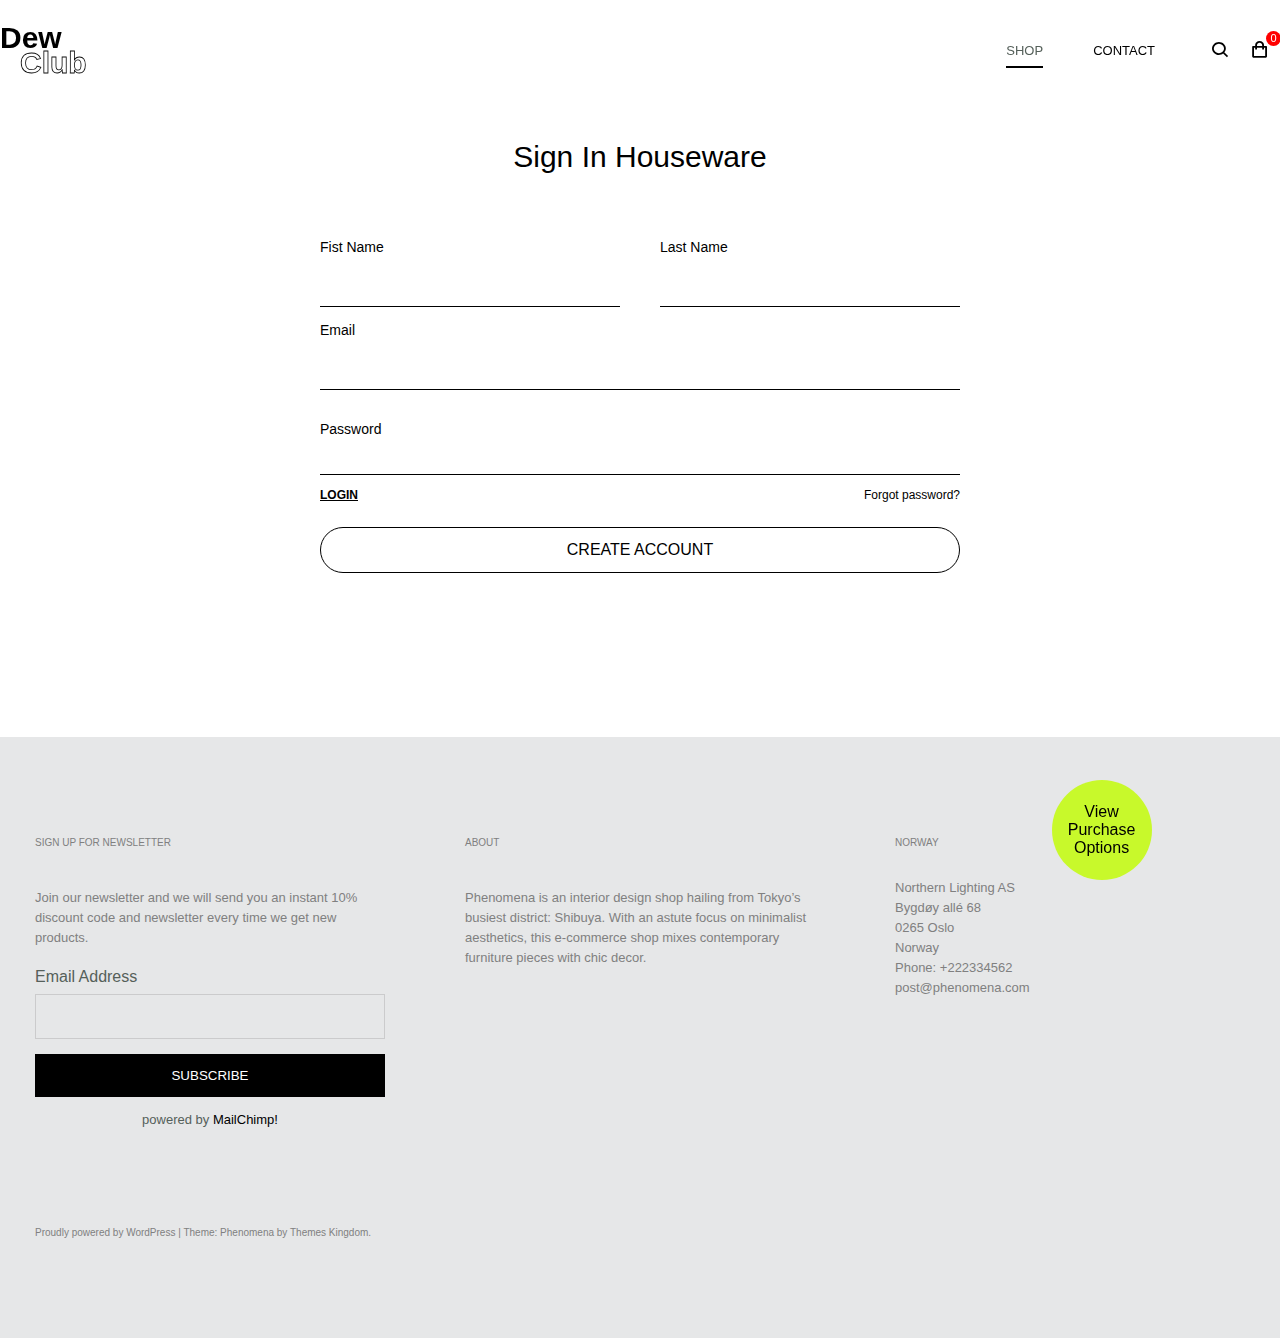
<file: login/sigin.html>
<!DOCTYPE html>
<html lang="en">

<head>
    <meta charset="UTF-8">
    <meta http-equiv="X-UA-Compatible" content="IE=edge">
    <meta name="viewport" content="width=device-width, initial-scale=1.0">
    <title>Houseware Sing In</title>
    <link rel="shortcut icon" href="https://themeskingdom.com/wp-content/uploads/2019/11/cropped-TK_favicon-32x32.png"
        type="image/x-icon">
    <!-- CSS -->
    <link rel="stylesheet" href="../css/sigin.css">
    <!-- GOOGLE FRONT -->
    <link href="https://fonts.googleapis.com/css2?family=Roboto:wght@100;300;400;500;700;900&display=swap"
        rel="stylesheet">
    <!-- BOX BOX ICON -->
    <link href='https://unpkg.com/boxicons@2.1.4/css/boxicons.min.css' rel='stylesheet'>
</head>

<body>
    <div class="scroll">
        <div class="sroll_On">
            <p>View Purchase Options</p>
        </div>
        <div class="scroll_title">
            <div class="srcoll_icon">
                <i class='bx bx-arrow-back bx-rotate-90' ></i>
            </div>
            <div class="scroll_in">
                scroll on top
            </div>
        </div>
    </div>
<!-- Header -->
<header>
    <nav>
        <a href="#" class="logo">Dew <span>Club</span></a>
        <div class="nav_group">
            <ul class="navlist">
                <li><a href="../index.html"class="active">Shop</a></li>
                <li><a href="../contact.html">Contact</a></li>
            </ul>
            <div class="navmenu">
                <i class='bx bx-menu-alt-right'></i>
            </div>
            <div class="nav_item">
                <!-- <a href="#"><i class='bx bx-user' id="user_nav"></i></a> -->
                <i class='bx bx-search' id="menu-search"></i>
                <div href="#" class="navicon"><i class='bx bx-shopping-bag'></i><span class="navdesc">0</span></div>
            </div>
    
            <!-- MENU MOBILE -->
            <div class="navMobile">
                <div class="nav_closeX">
                    <i class='bx bx-x'></i>
                </div>
                <ul>
                    <li>
                        <a href="" class="mobile_link">Shop</a>
                    </li>
                    <li>
                        <a href="" class="mobile_link">About</a>
                    </li>
                    <li>
                        <a href="" class="mobile_link">Blog</a>
                    </li>
                    <li>
                        <a href="" class="mobile_link">Contact</a>
                    </li>
                    <div class="nav_item">
                        <i class='bx bx-user' id="user_nav"></i>
                        <i class='bx bx-search' id="menu-search"></i>
                        <div href="#" class="navicon"><i class='bx bx-shopping-bag'></i><span class="navdesc">0</span></div>
                    </div>
                    
                </ul>
            </div>
        </div>
        <div class="nav_search">
            <div class="search_container">
                <i class='bx bx-search'></i>
                <input type="text" placeholder="Search..." aria-label="0">
                <i class='bx bx-x' id="close_search"></i>
            </div>
        </div>
    </nav>
</header>
<!-- End Header -->
    <div class="wapper">
        <div class="sign">
            <div class="container">
                <h1>Sign In Houseware</h1>
                <div class="sign_items">
                    <div class="items">
                        <label for="#">Fist Name</label>
                        <input type="text" aria-label="#">
                    </div>
                    <div class="items">
                        <label for="#">Last Name</label>
                        <input type="text" aria-label="#">
                    </div>
                </div>
                <div class="sign_items1">
                    <label for="#">Email</label>
                    <input type="email" aria-label="#">
                </div>
                <div class="sign_items2">
                    <label for="#">Password</label>
                    <input type="password" aria-label="#">
                </div>
                <div class="Forgot_items">
                    <a href="login.html">Login</a>
                    <a href="remember.html">Forgot password?</a>
                </div>
                <button class="btn_login"><a href="#">Create Account</a></button>
            </div>
        </div>
    </div>
    <!-- Footer -->
    <section class="footer">
        <footer>
            <div class="footer_container">
                <div class="footer_1">
                    <h3>SIGN UP FOR NEWSLETTER</h3>
                    <p class="footer_title">
                        Join our newsletter and we will send you 
                        an instant 10% discount code and newsletter 
                        every time we get new products.
                    </p>
                    <div class="form_email">
                        <span>Email Address</span>
                        <input type="text" aria-label=''>
                        <button class="footer_btn">SUBSCRIBE</button>
                        <p>powered by <b>MailChimp!</b></p>
                    </div>
                    <div class="footer_wapper">
                        <p>Proudly powered by WordPress | Theme: Phenomena by Themes Kingdom.</p>
                    </div>
                </div>
                <div class="footer_2">
                    <h3>ABOUT</h3>
                    <p>
                        Phenomena is an interior design shop hailing 
                        from Tokyo’s busiest district: Shibuya. With 
                        an astute focus on minimalist aesthetics, this 
                        e-commerce shop mixes contemporary furniture pieces 
                        with chic decor.
                    </p>
                </div>
                <div class="footer_3">
                    <h3>NORWAY</h3>
                    <a href="">Northern Lighting AS</a>
                    <a href="">Bygdøy allé 68</a>
                    <a href="">0265 Oslo</a>
                    <a href="">Norway</a>
                    <a href="">Phone: +222334562</a>
                    <a href="">post@phenomena.com</a>
                </div>
            </div>
        </footer>
    </section>
    <!-- End Footer -->
    <!-- JS -->
    <script src="../app.js/login.js"></script>
    
</body>

</html>
</file>
<file: css/style.css>
@import url('https://fonts.googleapis.com/css2?family=Roboto:wght@100;300;400;500;700;900&display=swap');
*{
    margin: 0;
    padding: 0;
    box-sizing: border-box;
    text-decoration: none;
    list-style: none;
    font-family: 'Helvetica Neue', Helvetica, 'Roboto', Arial, sans-serif;
}
html{
    scroll-behavior: smooth;
}
body{
    width: 100%;
    height: 100vh;
}
:root{
    --text: #F2F2F2;
    --hover: #55605A;
}
/* Header */

header{
    width: 100%;
    position: fixed;
    top: 0;
    right: 0;
    z-index: 100;
    background: transparent;
}
.navmenu{
    display: none;
    cursor: pointer;
}
nav{
    max-width: 1300px;
    margin: 0 auto;
    width: 100%;
    display: flex;
    align-items: center;
    justify-content: space-between;
    padding: 25px 0;
}
nav .logo{
    display: flex;
    flex-direction: column;
    font-weight: 900;
    font-size: 30px;
    line-height: 25px;
    color: black;
}
nav .logo span{
    background: transparent;
    mix-blend-mode: multiply;
    -webkit-text-stroke: 0.8px #060606;
    margin-left: 20px;
    color: transparent;
}
.navlist{
    display: flex;
    align-items: center;
    justify-content: center;
    margin-right: 20px;
}
.navlist li a{
    text-transform: uppercase;
    font-size: 13px;
    font-weight: 100;
    margin: 0 25px;
    transition: all 0.4s ease;
    font-style: normal;
    color: #000;
}
.navlist li a{
    padding: 10px 0;
    position: relative; 
}
.navlist li a::after{
    content: '';
    position: absolute;
    bottom: 0;
    left: 0;
    width: 100%;
    height: 2px;
    background: black;
}
.navlist li .active,
.navlist li a:hover{
    color: var(--hover);
}
.navlist li .active::after,
.navlist li a:hover::after{
    transform: scale(1,1);
}
.navlist li a::after{
    transform: scale(0,1);
    transition: transform 0.2s ease;
}
.nav_group{
    display: flex;
    align-items: center;
}
.nav_item{
    display: flex;
    align-items: center;
}
.nav_item i{
    margin: 0 10px;
    font-size: 20px;
    color: #000;
    cursor: pointer;
}
.nav_item i:hover{
    color: var(--hover);
}
.navicon{
    position: relative;
    top: 0;
    right: 0;
}
.navdesc{
    position: absolute;
    top: -8px;
    right: -1px;
    font-size: 11px;
    font-weight: 500;
    background: red;
    color: white;
    padding: 3px 3px;
    width: 15px;
    height: 15px;
    border-radius: 50%;
    text-align: center;
    display: flex;
    align-items: center;
    justify-content: center;
}
.nav_search{
    position: fixed;
    width: 100%;
    height: 75px;
    top: 0;
    left: 0;
    right: 0;
    bottom: 0;
    background: white;
    z-index: 100;
    transform: translateY(-100%);
    transition: 0.4s ease-in ;
}

.nav_search.open-search{
    
    transform: translateY(0);
}
.search_container{
    position: relative;
    display: flex;
    width: 100%;
    height: 100%;
    align-items: center;
    justify-content: center;
}
.nav_search input{
    width: 1070px;
    height: 35px;
    outline: none;
    border: none;
    color: #000;
    padding: 0 20px;
    font-size: 18px;
    margin: 0 15px;
    border-bottom: 3px solid black;
}
.nav_search input::placeholder{
    color: #000;
    font-family: 'Gill Sans', 'Gill Sans MT', Calibri, 'Trebuchet MS', sans-serif;
}
.nav_search  i {
    font-size: 30px;
    color: #000;
}
.nav_search  i:hover{
    color: var(--hover);
}
#close_search{
    font-size: 50px;
}
#close_search:hover{
    transform: rotate(360deg);
    transition: all 0.4s ease-in-out;
}
/* Menu Mobile  */
    .navMobile{
        width: 100vw;
        height: 100vh;
        background: rgb(255, 255, 255,0.96);
        position: fixed;
        z-index: 5;
        top: 0;
        bottom: 0;
        left: 0;
        right: 0;
        transform: translateX(100%);
    }
    .navMobile ul {
        width: 100%;
        height: 100%;
        display: flex;
        flex-direction: column;
        justify-content: center;
        align-items: center;
    }
    .navMobile ul li{
        margin: 10px 0;
    }
    .navMobile ul li a{
        font-size: 40px;
        font-weight: 900;
        color: #000;
        transition: 0.4s;
    }
    .navMobile ul li a:hover{
        color: var(--hover);
    }
    .navMobile .nav_item a i{
        font-size: 30px;
    }
    .nav_closeX{
        position: absolute;
        top: 0;
        right: 0;
        margin: 20px 40px;
    }
    .nav_closeX i{
        font-size: 40px;
        cursor: pointer;
        
    }
    .nav_closeX i:hover{
        transform: rotate(360deg);
        transition: all 0.4s ease-in-out;
    }
    .navMobile.menu-Right-Mobile{
        transition: 0.5s ease-in forwards;
        transform: translateX(0px);
        animation: inClose 0.5s ease-out forwards ;
    }
    .menu-out{
        animation: outClose 0.5s ease-out forwards ;
    }
    @keyframes outClose {
        0%{
            transform: translateX(0);
            opacity: 0;
        }100%{
            transform: translateX(100%);
            opacity: 1;
        }
    }
    @keyframes inClose {
        0%{
            transform: translateX(100%);
            opacity: 0;
            
        }100%{
            transform: translateX(0);
            opacity: 1;
        }
    }
/* End Menu Mobile  */
/* End Header */
/* Slide */

.slide{
    height: 100%;
    width: 100%;
    position: relative;
    user-select: none;
}
.slide .slide_container{
    height: 100%;
    width: 100%;
    position: absolute;

}
.slide .slide_container ul{
    width: 100%;
    height: 100%;
    position: relative;
}
.slide_container ul li{
    position: absolute;
    width: 100%;
    height: 100%;
    opacity: 0;
    transition: 0.4s;
}
.slide_container ul li.slides{
    opacity: 1;
}
.slide_container ul li.active_slide{
    opacity: 1;
}
.slide_wapper{
    width: 100%;
    height: 100%;
    position: relative;
}
.slide_img{
    width: 100%;
    height: 100%;
    position: absolute;
}
.slide_img img{
    width: 100%;
    height: 100%;
    background-size: cover;
    background-position: center center;
    object-fit: cover;
}
.silde_title{
    width: 100%;
    height: 100%;
    position: absolute;
    display: flex;
    flex-direction: column;
    align-items: center;
    justify-content: center;
    overflow-x: hidden;
}
.silde_title p{
    color: var(--hover);
}
.pev_slide{
    position: absolute;
    top: 50%;
    left: 4%;
    transform: translateY(-50%);
    z-index: 1;
    transition: all 0.4s ease;
}
.next_slide{
    position: absolute;
    top: 50%;
    right: 4%;
    transform: translateY(-50%);
    z-index: 1;
    transition: all 0.4s ease;
}
.pev_slide i,
.next_slide i{
    cursor: pointer;
    font-size: 35px;
}
.next_slide:hover{
    right: 3%;
    color: var(--hover);
}
.pev_slide:hover{
    left: 3%;
    color: var(--hover);
}
.slider-dots{
    position: absolute;
    bottom: 0;
    z-index: 1;
    width: 100%;
    margin: 0;
    padding: 0;
    display: flex;
}
.slider-dots .slider-dot-item{
    width: 100%;
    height: 5px;
    background: #d1d8e0;
    display: inline-block;
    text-indent: -9999px;
    cursor: pointer;
    transition: 0.4s ease;
}
.slider-dots .slider-dot-item.active,
.slider-dots .slider-dot-item:hover{
    background: var(--hover);
}

/* slide title 1 */
.silde_title h1{
    font-size: 130px;
}
/* end slide title 1 */

.inSlide{
    animation: outSlide 0.5s forwards;
}
@keyframes outSlide {
    from{
        transform: scale(1);
        opacity: 0;
    }to{
        transform: scale(1);
        opacity: 1;
    }
}
.outSlide{
    animation: inSlide 0.5s forwards;
}
@keyframes inSlide {
    from{
        transform: scale(1);
        opacity: 1;
    }to{
        transform: scale(1.2);
        opacity: 0;
    }
}
ul .slides.inSlide .slide_wapper .silde_title{
    animation: inslideTitle 1.1s ease-in;
}
@keyframes inslideTitle {
    from{
        
        opacity: 0;
    }to{
        
        opacity: 1;
    }
}
ul .slides.outSlide .slide_wapper .silde_title{
    animation: outslideTitle 1.1s ease-out;
}
@keyframes outslideTitle {
    from{
        
        opacity: 1;
    }to{
        
        opacity: 0;
    }
}
.sl_overlay{
    transition: 0.5s ease-in forwards;
}
.overlay{
    width: 100%;
    height: 100%;
    position: absolute;
    background: rgb(255, 255, 255, 0.3);
    z-index: 1;
}
.overlay1{
    width: 100%;
    height: 100%;
    position: absolute;
    background: rgb(255, 255, 255, 0.6);
    z-index: 1;
}
.overlay2{
    width: 100%;
    height: 100%;
    position: absolute;
    background: rgb(255, 255, 255, 0.9);
    z-index: 1;
}
/* End Slide */
/* Product */
.product{
    width: 100%;
    /* height: 100vh; */
    background: white;
}

.product_container{
    width: 100%;
    height: 100%;
    padding: 100px 80px;
}
.product_title{
    display: flex;
    align-items: center;
    justify-content: space-between;
    margin: 50px 20px;
}
.product_class1 a{
    margin: 0 30px 0 0;
    color: grey;
    transition: 0.4s;
    text-transform: uppercase;
    font-size: 12px;
    font-weight: 300;
}
.product_class2 a{
    color:  grey;
    transition: 0.4s;
    text-transform: uppercase;
    font-size: 12px;
    font-weight: 300;
}
.product_class1 a:hover,
.product_class2 a:hover{
    color: #000;    
}
.product_list{
    display: grid;
    grid-template-columns: repeat(auto-fit, minmax(300px, 1fr));
    gap: 20px;
    place-items: center;
}
.product_items{
    margin-bottom: 20px;
}
.pr_img{
    position: relative;
    width: 270px;
    height: 350px;
}
.pr_img img {
    width: 100%;
    height: 100%;
    object-fit: cover;
}
.pr_img img:nth-child(1){
    position: absolute;
    top: 0;
    left: 0;
    opacity: 1;
    transition: opacity 0.4s ease-in-out;
}
.product_items:hover img:nth-child(1){
    opacity: 0;
}
.pr_img .sale{
    position: absolute;
    top: 0;
    left: 0;
    margin: 10px 10px;
    color: white;
    background: #000;
    padding: 3px 8px;
    font-size: 14px;
    text-transform: uppercase;
    border-radius: 3px;
}
.pr_title p{
    font-size: 12px;
}
.pr_title h3{
    line-height: 40px;
    font-size: 15px;
}
.pr_title{
    position: relative;
}
.pr_title .pr_buy{
    position: absolute;
    top: 30px;
    right: 0;
    opacity: 0;
    cursor: pointer;
    text-transform: uppercase;
}
.pr_title .pr_buy p{
    font-size: 10px;
}
.product_items:hover .pr_buy{
    opacity: 1;
    animation: buy 0.4s ease-in-out forwards;
}
@keyframes buy {
    0%{
        transform: translateX(55px);
        opacity: 0;
    }
    100%{
        transform: translateX(0px);
        opacity: 1;
    }
}
.pr_title .pr_price {
    display: flex;
    align-items: center;
}
.pr_title .pr_price p:nth-child(1){
    color: grey;
    text-decoration: line-through;
    margin: 0 10px 0 0;
}
/* End Product */
 /* Footer  */
    footer{
        width: 100%;
        /* height: 80vh; */
        background: #E6E7E8;
        padding: 100px 50px;
    }
    .footer_container{
        display: flex;
        /* align-items: center; */
        justify-content: center;
    }
    .footer_container h3{
        font-size: 10px;
        color: grey;
        font-weight: 300;
        margin-bottom: 40px;
    }
    .footer_2 p,
    .footer_container .footer_title{
        font-size: 13px;
        color: grey;
        font-weight: 300;
        width: 350px;
        margin-bottom: 20px;
        line-height: 20px;
    }
    .footer_3 a{
        display: flex;
        flex-direction: column;
        font-size: 13px;
        color: grey;
        font-weight: 300;
        width: 350px;
        margin-bottom: 20px;
        line-height: 0px;
    }
    .footer_1,
    .footer_2,
    .footer_3{
        /* width: 500px;
        height: 500px; */
        padding: 0 40px;
    }
    .footer_1 .form_email{
        display: flex;
        flex-direction: column;
    }
    .footer_1 .form_email span{
        color: #55605A;
        margin-bottom: 8px;
    }
    .footer_1 .form_email input{
        outline: none;
        border: none;
        padding: 14px 34px;
        margin-bottom: 15px;
        background: transparent;
        border: 1px solid #CBCBCC;
    }
    .footer_1 .form_email .footer_btn{
        outline: none;
        border: none;
        padding: 14px 34px;
        background: #000;
        cursor: pointer;
        color: white;
        margin-bottom: 15px;
    }
    .footer_1 .form_email .footer_btn:hover{
        background: #292929;
    }
    .footer_1 .form_email p{
        text-align: center;
        font-size: 13px;
        color: #55605A;
    }
    .footer_1 .form_email p b{
        color: #000;
        font-weight: 300;
    }
    .footer_wapper  {
        color: grey;
        font-size: 10px;
        margin-top: 100px;
    }
 /* End Footer  */
    .scroll{
        position: fixed;
        z-index: 2;
        bottom: 0;
        right: 0;
        display: flex;
        margin: 20px;
        cursor: pointer;
    }
    .sroll_On{
        width: 100px;
        height: 100px;
        background: #C8F92B;
        text-align: center;
        display: flex;
        align-items: center;
        border-radius: 50%;
        animation: xoay 3s linear  infinite;
    }
    @keyframes xoay {
        0%{
            transform: rotate(0deg);
        }100%{
            transform: rotate(360deg);
        }
    }
    .scroll_title{
        display: flex;
        opacity: 0;
    }
    .scroll_in{
        color: #55605A;
        text-transform: uppercase;
        font-size: 11px;
        transform: rotate(270deg);
        
    }
    .srcoll_icon{
        transform: translate(10px , -20px);
    }
    .srcoll_icon i{
        font-size: 20px;
    }
    .scroll_title.viewon{
        opacity: 1;
    }
    .scroll_title.viewin{
        opacity: 0;
    }
/* Mobile: width < 740px */
@media only screen and (max-width: 46.1875em){
    /* Header */
    nav{
        padding: 15px 30px;
    }
    .navlist{
        display: none;
    }
    .navmenu{
        display: block;
    }
    .navmenu i {
        font-size: 25px;
        color: #000;
    }
    .logo span{
        font-size: 15px;
        line-height: 18px;
    }
    nav .logo{
        font-size: 20px;
        line-height: 18px;
    }
    .nav_item #user_nav{
        display: none;
    }
    .pev_slide{
        display: none;
    }
    .next_slide{
        display: none;
    }
    .slide{
        height: 50%;
    }
    .silde_title {
        align-items: start;
        padding: 0px 30px;
    }
    .silde_title h1{
        font-size: 40px;
    }
    .silde_title p{
        display: none;
    }
    .product_container{
        padding: 50px 30px;
    }
    .product_class2 a,
    .product_class1 a{
        font-size: 10px;
    }
    .footer_container{
        flex-wrap: wrap;
    }
    .footer_wapper{
        margin-top: 50px;
    }
    .footer_1, .footer_2, .footer_3{
        padding: 0;
    }
    footer{
        height: 100vh;
        padding: 50px 30px;
    }
    .footer_wapper{
        margin-bottom: 10px;
    }
    .footer_wapper p {
        margin-bottom: 10px;
    }
    .search_container{
        padding: 0 30px;
    }
    .search_container #close_search{
        font-size: 30px;
    }
    .search_container i{
        font-size: 20px;
    }
    .scroll{
        display: none;
    }
}
@media only screen and (min-width: 46.25em) and (max-width: 63.9375em){
    /* Header */
    nav{
        padding: 15px 50px;
    }
    .navlist{
        display: none;
    }
    .navmenu{
        display: block;
    }
    .navmenu i {
        font-size: 25px;
        color: #000;
    }
    .navmenu i:hover{
        color: var(--hover);
    }
    #user_nav{
        display: none;
    }
    .logo span{
        font-size: 20px;
        line-height: 18px;
    }
    nav .logo{
        font-size: 25px;
        line-height: 18px;
    }
    /* slide */
    .slide{
        height: 50%;
    }
    .pev_slide{
        display: none;
    }
    .next_slide{
        display: none;
    }
    .silde_title h1{
        font-size: 60px;
    }
    /* end slide */
    .search_container{
        padding: 0px 40px;
    }
    /* End Header */
    /* Product */
    .product_container{
        padding: 100px 50px;
    }
    footer{
        padding: 50px 30px;
    }
    .footer_1, .footer_2, .footer_3{
        padding: 0 10px;
    }
    .footer_3{
        margin-top: 30px;
    }
    .footer_container{
        display: grid;
        grid-template-columns: 1fr 1fr;
    }
    /* End Product */
    /* Footer */
    .footer_container{
        flex-wrap: wrap-reverse;
    }
    .footer_wapper{
        margin-top: 50px;
    }
    .scroll{
        display: none;
    }
}
</file>
<file: css/about.css>
@import url('https://fonts.googleapis.com/css2?family=Roboto:wght@100;300;400;500;700;900&display=swap');
*{
    margin: 0;
    padding: 0;
    box-sizing: border-box;
    text-decoration: none;
    list-style: none;
    font-family: 'Helvetica Neue', Helvetica, 'Roboto', Arial, sans-serif;
}
html{
    scroll-behavior: smooth;
}
body{
    width: 100%;
    height: 100vh;
}
:root{
    --text: #F2F2F2;
    --hover: #55605A;
}
/* Header */

header{
    width: 100%;
    position: fixed;
    top: 0;
    right: 0;
    z-index: 100;
    background: transparent;
}
.navmenu{
    display: none;
    cursor: pointer;
}
nav{
    max-width: 1300px;
    margin: 0 auto;
    width: 100%;
    display: flex;
    align-items: center;
    justify-content: space-between;
    padding: 25px 0;
}
nav .logo{
    display: flex;
    flex-direction: column;
    font-weight: 900;
    font-size: 30px;
    line-height: 25px;
    color: black;
}
nav .logo span{
    background: transparent;
    mix-blend-mode: multiply;
    -webkit-text-stroke: 0.8px #060606;
    margin-left: 20px;
    color: transparent;
}
.navlist{
    display: flex;
    align-items: center;
    justify-content: center;
    margin-right: 20px;
}
.navlist li a{
    text-transform: uppercase;
    font-size: 13px;
    font-weight: 100;
    margin: 0 25px;
    transition: all 0.4s ease;
    font-style: normal;
    color: #000;
}
.navlist li a{
    padding: 10px 0;
    position: relative; 
}
.navlist li a::after{
    content: '';
    position: absolute;
    bottom: 0;
    left: 0;
    width: 100%;
    height: 2px;
    background: black;
}
.navlist li .active,
.navlist li a:hover{
    color: var(--hover);
}
.navlist li .active::after,
.navlist li a:hover::after{
    transform: scale(1,1);
}
.navlist li a::after{
    transform: scale(0,1);
    transition: transform 0.2s ease;
}
.nav_group{
    display: flex;
    align-items: center;
}
.nav_item{
    display: flex;
    align-items: center;
}
.nav_item i{
    margin: 0 10px;
    font-size: 20px;
    color: #000;
    cursor: pointer;
}
.nav_item i:hover{
    color: var(--hover);
}
.navicon{
    position: relative;
    top: 0;
    right: 0;
}
.navdesc{
    position: absolute;
    top: -8px;
    right: -1px;
    font-size: 11px;
    font-weight: 500;
    background: red;
    color: white;
    padding: 3px 3px;
    width: 15px;
    height: 15px;
    border-radius: 50%;
    text-align: center;
    display: flex;
    align-items: center;
    justify-content: center;
}
.nav_search{
    position: fixed;
    width: 100%;
    height: 75px;
    top: 0;
    left: 0;
    right: 0;
    bottom: 0;
    background: white;
    z-index: 100;
    transform: translateY(-100%);
    transition: 0.4s ease-in ;
}

.nav_search.open-search{
    
    transform: translateY(0);
}
.search_container{
    position: relative;
    display: flex;
    width: 100%;
    height: 100%;
    align-items: center;
    justify-content: center;
}
.nav_search input{
    width: 1070px;
    height: 35px;
    outline: none;
    border: none;
    color: #000;
    padding: 0 20px;
    font-size: 18px;
    margin: 0 15px;
    border-bottom: 3px solid black;
}
.nav_search input::placeholder{
    color: #000;
    font-family: 'Gill Sans', 'Gill Sans MT', Calibri, 'Trebuchet MS', sans-serif;
}
.nav_search  i {
    font-size: 30px;
    color: #000;
}
.nav_search  i:hover{
    color: var(--hover);
}
#close_search{
    font-size: 50px;
}
#close_search:hover{
    transform: rotate(360deg);
    transition: all 0.4s ease-in-out;
}
/* Menu Mobile  */
    .navMobile{
        width: 100vw;
        height: 100vh;
        background: rgb(255, 255, 255,0.96);
        position: fixed;
        z-index: 5;
        top: 0;
        bottom: 0;
        left: 0;
        right: 0;
        transform: translateX(100%);
    }
    .navMobile ul {
        width: 100%;
        height: 100%;
        display: flex;
        flex-direction: column;
        justify-content: center;
        align-items: center;
    }
    .navMobile ul li{
        margin: 10px 0;
    }
    .navMobile ul li a{
        font-size: 40px;
        font-weight: 900;
        color: #000;
        transition: 0.4s;
    }
    .navMobile ul li a:hover{
        color: var(--hover);
    }
    .navMobile .nav_item a i{
        font-size: 30px;
    }
    .nav_closeX{
        position: absolute;
        top: 0;
        right: 0;
        margin: 20px 40px;
    }
    .nav_closeX i{
        font-size: 40px;
        cursor: pointer;
        
    }
    .nav_closeX i:hover{
        transform: rotate(360deg);
        transition: all 0.4s ease-in-out;
    }
    .navMobile.menu-Right-Mobile{
        transition: 0.5s ease-in forwards;
        transform: translateX(0px);
        animation: inClose 0.5s ease-out forwards ;
    }
    .menu-out{
        animation: outClose 0.5s ease-out forwards ;
    }
    @keyframes outClose {
        0%{
            transform: translateX(0);
            opacity: 0;
        }100%{
            transform: translateX(100%);
            opacity: 1;
        }
    }
    @keyframes inClose {
        0%{
            transform: translateX(100%);
            opacity: 0;
            
        }100%{
            transform: translateX(0);
            opacity: 1;
        }
    }
/* End Menu Mobile  */
/* End Header */
/* About */
    .about{
        width: 100%;
        /* height: 100vh; */
        margin-bottom: 100px;
    }
    .about_wapper{
        max-width: 900px;
        margin: 0 auto;
        margin-top: 100px;
        
    }
    .about_wapper h1{
        text-align: center;
        font-size: 50px;
        margin-bottom: 80px;
    }
    .about_container .about_left{
        width: 400px;
        height: 500px;
    }
    .about_container .about_left img{
        width: 100%;
        height: 100%;
        object-fit: cover;
        
    }
    .about_container {
        display: grid;
        grid-template-columns: 1fr 1fr ;
        gap: 10px;
    }
    .about_right h2{
        font-size: 40px;
        font-weight: 300;
        margin-top: 10px;
        margin-bottom: 40px;
    }
    
    
    .about_right p{
        color: grey;
        font-size: 17px;
        letter-spacing: 0.5px;
        line-height: 30px;
    }

    .about_right p:nth-child(3),
    .about_right p:nth-child(2){
        margin-bottom: 40px;
    }
/* End About */
 /* Footer  */
    footer{
        width: 100%;
        height: 80vh;
        background: #E6E7E8;
        padding: 100px 50px;
    }
    .footer_container{
        display: flex;
        /* align-items: center; */
        justify-content: center;
    }
    .footer_container h3{
        font-size: 10px;
        color: grey;
        font-weight: 300;
        margin-bottom: 40px;
    }
    .footer_2 p,
    .footer_container .footer_title{
        font-size: 13px;
        color: grey;
        font-weight: 300;
        width: 350px;
        margin-bottom: 20px;
        line-height: 20px;
    }
    .footer_3 a{
        display: flex;
        flex-direction: column;
        font-size: 13px;
        color: grey;
        font-weight: 300;
        width: 350px;
        margin-bottom: 20px;
        line-height: 0px;
    }
    .footer_1,
    .footer_2,
    .footer_3{
        /* width: 500px;
        height: 500px; */
        padding: 0 40px;
    }
    .footer_1 .form_email{
        display: flex;
        flex-direction: column;
    }
    .footer_1 .form_email span{
        color: #55605A;
        margin-bottom: 8px;
    }
    .footer_1 .form_email input{
        outline: none;
        border: none;
        padding: 14px 34px;
        margin-bottom: 15px;
        background: transparent;
        border: 1px solid #CBCBCC;
    }
    .footer_1 .form_email .footer_btn{
        outline: none;
        border: none;
        padding: 14px 34px;
        background: #000;
        cursor: pointer;
        color: white;
        margin-bottom: 15px;
    }
    .footer_1 .form_email .footer_btn:hover{
        background: #292929;
    }
    .footer_1 .form_email p{
        text-align: center;
        font-size: 13px;
        color: #55605A;
    }
    .footer_1 .form_email p b{
        color: #000;
        font-weight: 300;
    }
    .footer_wapper  {
        color: grey;
        font-size: 10px;
        margin-top: 100px;
    }
 /* End Footer  */
    .scroll{
        position: fixed;
        z-index: 2;
        bottom: 0;
        right: 0;
        display: flex;
        margin: 20px;
        cursor: pointer;
    }
    .sroll_On{
        width: 100px;
        height: 100px;
        background: #C8F92B;
        text-align: center;
        display: flex;
        align-items: center;
        border-radius: 50%;
        animation: xoay 3s linear  infinite;
    }
    @keyframes xoay {
        0%{
            transform: rotate(0deg);
        }100%{
            transform: rotate(360deg);
        }
    }
    .scroll_title{
        display: flex;
        opacity: 0;
    }
    .scroll_in{
        color: #55605A;
        text-transform: uppercase;
        font-size: 11px;
        transform: rotate(270deg);
        
    }
    .srcoll_icon{
        transform: translate(10px , -20px);
    }
    .srcoll_icon i{
        font-size: 20px;
    }
    .scroll_title.viewon{
        opacity: 1;
    }
    .scroll_title.viewin{
        opacity: 0;
    }
/* Mobile: width < 740px */
@media only screen and (max-width: 46.1875em){
    /* Header */
    nav{
        padding: 15px 30px;
    }
    .navlist{
        display: none;
    }
    .navmenu{
        display: block;
    }
    .navmenu i {
        font-size: 25px;
        color: #000;
    }
    .logo span{
        font-size: 15px;
        line-height: 18px;
    }
    nav .logo{
        font-size: 20px;
        line-height: 18px;
    }
    .nav_item #user_nav{
        display: none;
    }
    .product_container{
        padding: 50px 30px;
    }
    .product_class2 a,
    .product_class1 a{
        font-size: 10px;
    }
    .footer_container{
        flex-wrap: wrap;
    }
    .footer_wapper{
        margin-top: 50px;
    }
    .footer_1, .footer_2, .footer_3{
        padding: 0;
    }
    footer{
        height: 100vh;
        padding: 50px 30px;
    }
    .footer_wapper{
        margin-bottom: 10px;
    }
    .footer_wapper p {
        margin-bottom: 10px;
    }
    .search_container{
        padding: 0 30px;
    }
    .search_container #close_search{
        font-size: 30px;
    }
    .search_container i{
        font-size: 20px;
    }
    
    .about_container{
        padding: 0 30px;
        display: flex;
        flex-direction: column;
    }
    .about_container .about_left{
        width: 340px;
        height: 420px;
    }
    .about_wapper h1{
        font-size: 30px;
        margin-top: 80px;
        margin-bottom: 50px;
    }
    .scroll{
        display: none;
    }
}
@media only screen and (min-width: 46.25em) and (max-width: 63.9375em){
    /* Header */
    nav{
        padding: 15px 50px;
    }
    .navlist{
        display: none;
    }
    .navmenu{
        display: block;
    }
    .navmenu i {
        font-size: 25px;
        color: #000;
    }
    .navmenu i:hover{
        color: var(--hover);
    }
    #user_nav{
        display: none;
    }
    .logo span{
        font-size: 20px;
        line-height: 18px;
    }
    nav .logo{
        font-size: 25px;
        line-height: 18px;
    }
    .search_container{
        padding: 0px 40px;
    }
    /* End Header */
    /* Product */
    .product_container{
        padding: 100px 50px;
    }
    
    /* End Product */
    /* Footer */
    footer{
        padding: 50px 30px;
    }
    .footer_1, .footer_2, .footer_3{
        padding: 0 10px;
    }
    .footer_3{
        margin-top: 30px;
    }
    .footer_container{
        display: grid;
        grid-template-columns: 1fr 1fr;
    }
    .footer_wapper{
        margin-top: 50px;
    }
    /* About */
    .about_wapper h1 {
        margin-top: 100px;
    }
    .about_container{
        padding: 0 30px;
    }
    .about_right h2{
        font-size: 25px;
        margin-bottom: 20px;
    }
    .about_right p{
        font-size: 14px;
    }
    .about_right p:nth-child(3),
    .about_right p:nth-child(2){
        margin-bottom: 20px;
    }
    .about_container .about_left{
        width: 320px;
        height: 420px;
    }
    .scroll{
        display: none;
    }
}
</file>
<file: css/blog.css>
@import url('https://fonts.googleapis.com/css2?family=Roboto:wght@100;300;400;500;700;900&display=swap');
*{
    margin: 0;
    padding: 0;
    box-sizing: border-box;
    text-decoration: none;
    list-style: none;
    font-family: 'Helvetica Neue', Helvetica, 'Roboto', Arial, sans-serif;
}
html{
    scroll-behavior: smooth;
}
body{
    width: 100%;
    height: 100vh;
}
:root{
    --text: #F2F2F2;
    --hover: #55605A;
}
/* Header */

header{
    width: 100%;
    position: fixed;
    top: 0;
    right: 0;
    z-index: 100;
    background: transparent;
}
.navmenu{
    display: none;
    cursor: pointer;
}
nav{
    max-width: 1300px;
    margin: 0 auto;
    width: 100%;
    display: flex;
    align-items: center;
    justify-content: space-between;
    padding: 25px 0;
}
nav .logo{
    display: flex;
    flex-direction: column;
    font-weight: 900;
    font-size: 30px;
    line-height: 25px;
    color: black;
}
nav .logo span{
    background: transparent;
    mix-blend-mode: multiply;
    -webkit-text-stroke: 0.8px #060606;
    margin-left: 20px;
    color: transparent;
}
.navlist{
    display: flex;
    align-items: center;
    justify-content: center;
    margin-right: 20px;
}
.navlist li a{
    text-transform: uppercase;
    font-size: 13px;
    font-weight: 100;
    margin: 0 25px;
    transition: all 0.4s ease;
    font-style: normal;
    color: #000;
}
.navlist li a{
    padding: 10px 0;
    position: relative; 
}
.navlist li a::after{
    content: '';
    position: absolute;
    bottom: 0;
    left: 0;
    width: 100%;
    height: 2px;
    background: black;
}
.navlist li .active,
.navlist li a:hover{
    color: var(--hover);
}
.navlist li .active::after,
.navlist li a:hover::after{
    transform: scale(1,1);
}
.navlist li a::after{
    transform: scale(0,1);
    transition: transform 0.2s ease;
}
.nav_group{
    display: flex;
    align-items: center;
}
.nav_item{
    display: flex;
    align-items: center;
}
.nav_item i{
    margin: 0 10px;
    font-size: 20px;
    color: #000;
    cursor: pointer;
}
.nav_item i:hover{
    color: var(--hover);
}
.navicon{
    position: relative;
    top: 0;
    right: 0;
}
.navdesc{
    position: absolute;
    top: -8px;
    right: -1px;
    font-size: 11px;
    font-weight: 500;
    background: red;
    color: white;
    padding: 3px 3px;
    width: 15px;
    height: 15px;
    border-radius: 50%;
    text-align: center;
    display: flex;
    align-items: center;
    justify-content: center;
}
.nav_search{
    position: fixed;
    width: 100%;
    height: 75px;
    top: 0;
    left: 0;
    right: 0;
    bottom: 0;
    background: white;
    z-index: 100;
    transform: translateY(-100%);
    transition: 0.4s ease-in ;
}

.nav_search.open-search{
    
    transform: translateY(0);
}
.search_container{
    position: relative;
    display: flex;
    width: 100%;
    height: 100%;
    align-items: center;
    justify-content: center;
}
.nav_search input{
    width: 1070px;
    height: 35px;
    outline: none;
    border: none;
    color: #000;
    padding: 0 20px;
    font-size: 18px;
    margin: 0 15px;
    border-bottom: 3px solid black;
}
.nav_search input::placeholder{
    color: #000;
    font-family: 'Gill Sans', 'Gill Sans MT', Calibri, 'Trebuchet MS', sans-serif;
}
.nav_search  i {
    font-size: 30px;
    color: #000;
}
.nav_search  i:hover{
    color: var(--hover);
}
#close_search{
    font-size: 50px;
}
#close_search:hover{
    transform: rotate(360deg);
    transition: all 0.4s ease-in-out;
}
/* Menu Mobile  */
    .navMobile{
        width: 100vw;
        height: 100vh;
        background: rgb(255, 255, 255,0.96);
        position: fixed;
        z-index: 5;
        top: 0;
        bottom: 0;
        left: 0;
        right: 0;
        transform: translateX(100%);
    }
    .navMobile ul {
        width: 100%;
        height: 100%;
        display: flex;
        flex-direction: column;
        justify-content: center;
        align-items: center;
    }
    .navMobile ul li{
        margin: 10px 0;
    }
    .navMobile ul li a{
        font-size: 40px;
        font-weight: 900;
        color: #000;
        transition: 0.4s;
    }
    .navMobile ul li a:hover{
        color: var(--hover);
    }
    .navMobile .nav_item a i{
        font-size: 30px;
    }
    .nav_closeX{
        position: absolute;
        top: 0;
        right: 0;
        margin: 20px 40px;
    }
    .nav_closeX i{
        font-size: 40px;
        cursor: pointer;
        
    }
    .nav_closeX i:hover{
        transform: rotate(360deg);
        transition: all 0.4s ease-in-out;
    }
    .navMobile.menu-Right-Mobile{
        transition: 0.5s ease-in forwards;
        transform: translateX(0px);
        animation: inClose 0.5s ease-out forwards ;
    }
    .menu-out{
        animation: outClose 0.5s ease-out forwards ;
    }
    @keyframes outClose {
        0%{
            transform: translateX(0);
            opacity: 0;
        }100%{
            transform: translateX(100%);
            opacity: 1;
        }
    }
    @keyframes inClose {
        0%{
            transform: translateX(100%);
            opacity: 0;
            
        }100%{
            transform: translateX(0);
            opacity: 1;
        }
    }
/* End Menu Mobile  */
/* End Header */
/* Blog */
    .blog{
        width: 100%;
        padding: 0 80px 0 80px;
        /* background: #C8F92B; */
    }
    .blog1{
        margin-top: 150px;
    }
    .blog1 ul {
        display: flex;
        align-items: center;
        margin: 0 0 50px 0;
    }
    .blog1 ul li{
        margin: 0 40px 0 0;
    }
    .blog1 ul li a{
        color: grey;
        font-size: 12px;
    }
    .blog2{
        width: 100%;
    }
    .blog_itemGroup{
        margin-bottom: 100px;
    }
    .blog_itemGroup2 .blog_item1,
    .blog_itemGroup1 .blog_item1,
    .blog_itemGroup .blog_item2,
    .blog_itemGroup .blog_item1{
        margin-bottom: 80px;
    }
    
    .blog_item1 .blog_img img,
    .blog_item2 .blog_img img,
    .blog_item3 .blog_img img{
        width: 100%;
        height: 100%;
        object-fit: cover;
    }
    .blog_item1 .blog_img
    {
        width: 350px;
        height: 250px;
    }
    .blog_item2 .blog_img{
        width: 350px;
        height: 200px;
    }
    .blog_item3 .blog_img{
        width: 350px;
        height: 470px;
    }
    .blog_list{
        display: grid;
        grid-template-columns: 1fr 1fr auto;
        gap: 30px;
    }
    .blog_list .blog_itemGroup,
    .blog_list .blog_itemGroup1,
    .blog_list .blog_itemGroup2{
        width: 350px;   
    }
    .blog_itemGroup2 .blog_item1 .blog_title .blog_link a:nth-child(2),
    .blog_item3 .blog_title .blog_link a,
    .blog_item2 .blog_title .blog_link a,
    .blog_item1 .blog_title .blog_link a{
        font-size: 12px;
        color: grey;
    }
    .blog_itemGroup2 .blog_item1 .blog_title .blog_link a:nth-child(2),
    .blog_item3 .blog_title .blog_link a:nth-child(2),
    .blog_item2 .blog_title .blog_link a:nth-child(2),
    .blog_item1 .blog_title .blog_link a:nth-child(3){
        margin-left: 20px;
    }
    .blog_item3 .blog_title .blog_link a:nth-child(1),
    .blog_item2 .blog_title .blog_link a:nth-child(1),
    .blog_item1 .blog_title .blog_link a:nth-child(1),
    .blog_item1 .blog_title .blog_link a:nth-child(2){
        color: #000;
    }
    .blog_item3 .blog_title .blog_link,
    .blog_item2 .blog_title .blog_link,
    .blog_item1 .blog_title .blog_link{
        margin: 20px 0;
    }
    .blog_item3 .blog_title h3,
    .blog_item2 .blog_title h3,
    .blog_item1 .blog_title h3 {
        font-size: 23px;
        line-height: 30px;
        margin: 20px 0;
    }
    .blog_item3 .blog_title p,
    .blog_item2 .blog_title p,
    .blog_item1 .blog_title p{
        line-height: 25px;
        color: grey;
        font-size: 16px;
        margin: 20px 0;
    }
    .blog_btn{
        border: none;
        outline: none;
        font-size: 12px;
    }
    .blog_itemGroup2 .blog_item2 .blog_img,
    .blog_itemGroup1 .blog_item2 .blog_img,
    .blog_itemGroup1 .blog_item1 .blog_img{
        width: 350px;
        height: 500px;
    }
    .blog1 ul li a:hover{
        color: #000;
    }
/* End Blog */
 /* Footer  */
    footer{
        width: 100%;
        background: #E6E7E8;
        padding: 100px 50px;
    }
    .footer_container{
        display: flex;
        /* align-items: center; */
        justify-content: center;
    }
    .footer_container h3{
        font-size: 10px;
        color: grey;
        font-weight: 300;
        margin-bottom: 40px;
    }
    .footer_2 p,
    .footer_container .footer_title{
        font-size: 13px;
        color: grey;
        font-weight: 300;
        width: 350px;
        margin-bottom: 20px;
        line-height: 20px;
    }
    .footer_3 a{
        display: flex;
        flex-direction: column;
        font-size: 13px;
        color: grey;
        font-weight: 300;
        width: 350px;
        margin-bottom: 20px;
        line-height: 0px;
    }
    .footer_1,
    .footer_2,
    .footer_3{
        /* width: 500px;
        height: 500px; */
        padding: 0 40px;
    }
    .footer_1 .form_email{
        display: flex;
        flex-direction: column;
    }
    .footer_1 .form_email span{
        color: #55605A;
        margin-bottom: 8px;
    }
    .footer_1 .form_email input{
        outline: none;
        border: none;
        padding: 14px 34px;
        margin-bottom: 15px;
        background: transparent;
        border: 1px solid #CBCBCC;
    }
    .footer_1 .form_email .footer_btn{
        outline: none;
        border: none;
        padding: 14px 34px;
        background: #000;
        cursor: pointer;
        color: white;
        margin-bottom: 15px;
    }
    .footer_1 .form_email .footer_btn:hover{
        background: #292929;
    }
    .footer_1 .form_email p{
        text-align: center;
        font-size: 13px;
        color: #55605A;
    }
    .footer_1 .form_email p b{
        color: #000;
        font-weight: 300;
    }
    .footer_wapper  {
        color: grey;
        font-size: 10px;
        margin-top: 100px;
    }
 /* End Footer  */
    .scroll{
        position: fixed;
        z-index: 2;
        bottom: 0;
        right: 0;
        display: flex;
        margin: 20px;
        cursor: pointer;
    }
    .sroll_On{
        width: 100px;
        height: 100px;
        background: #C8F92B;
        text-align: center;
        display: flex;
        align-items: center;
        border-radius: 50%;
        animation: xoay 3s linear  infinite;
    }
    @keyframes xoay {
        0%{
            transform: rotate(0deg);
        }100%{
            transform: rotate(360deg);
        }
    }
    .scroll_title{
        display: flex;
        opacity: 0;
    }
    .scroll_in{
        color: #55605A;
        text-transform: uppercase;
        font-size: 11px;
        transform: rotate(270deg);
        
    }
    .srcoll_icon{
        transform: translate(10px , -20px);
    }
    .srcoll_icon i{
        font-size: 20px;
    }
    .scroll_title.viewon{
        opacity: 1;
    }
    .scroll_title.viewin{
        opacity: 0;
    }
/* Mobile: width < 740px */
@media only screen and (max-width: 46.1875em){
    /* Header */
    nav{
        padding: 15px 30px;
    }
    .navlist{
        display: none;
    }
    .navmenu{
        display: block;
    }
    .navmenu i {
        font-size: 25px;
        color: #000;
    }
    .logo span{
        font-size: 15px;
        line-height: 18px;
    }
    nav .logo{
        font-size: 20px;
        line-height: 18px;
    }
    .nav_item #user_nav{
        display: none;
    }
    .product_container{
        padding: 50px 30px;
    }
    .product_class2 a,
    .product_class1 a{
        font-size: 10px;
    }
    .footer_container{
        flex-wrap: wrap;
    }
    .footer_wapper{
        margin-top: 50px;
    }
    .footer_1, .footer_2, .footer_3{
        padding: 0;
    }
    footer{
        height: 100vh;
        padding: 50px 30px;
    }
    .footer_wapper{
        margin-bottom: 10px;
    }
    .footer_wapper p {
        margin-bottom: 10px;
    }
    .search_container{
        padding: 0 30px;
    }
    .search_container #close_search{
        font-size: 30px;
    }
    .search_container i{
        font-size: 20px;
    }
    
    .scroll{
        display: none;
    }
    .blog{
        padding: 0 40px ;
    }
    
    .blog_list{
        display: grid;
        grid-template-columns: 1fr ; 
        margin-bottom: 50px;  
    }
    .blog_item1 .blog_img
    {
        width: 300px;
        height: 200px;
    }
    .blog_item2 .blog_img{
        width: 300px;
        height: 160px;
    }
    .blog_item3 .blog_img{
        width: 300px;
        height: 370px;
    }
    
    .blog_itemGroup1 .blog_item2 .blog_img,
    .blog_itemGroup1 .blog_item1 .blog_img{
        width: 300px;
        height: 450px;
    }
    .blog_list .blog_itemGroup,
    .blog_list .blog_itemGroup1,
    .blog_list .blog_itemGroup2{
        width: 300px;   
    }
    .blog_itemGroup2{
        display: none;
    }
    .blog1 ul {
        flex-wrap: wrap;
    }
}
@media only screen and (min-width: 46.25em) and (max-width: 63.9375em){
    /* Header */
    nav{
        padding: 15px 40px;
    }
    .navlist{
        display: none;
    }
    .navmenu{
        display: block;
    }
    .navmenu i {
        font-size: 25px;
        color: #000;
    }
    .navmenu i:hover{
        color: var(--hover);
    }
    #user_nav{
        display: none;
    }
    .logo span{
        font-size: 20px;
        line-height: 18px;
    }
    nav .logo{
        font-size: 25px;
        line-height: 18px;
    }
    .search_container{
        padding: 0px 40px;
    }
    /* End Header */
    
    /* Footer */
    footer{
        padding: 50px 30px;
    }
    .footer_1, .footer_2, .footer_3{
        padding: 0 10px;
    }
    .footer_3{
        margin-top: 30px;
    }
    .footer_container{
        display: grid;
        grid-template-columns: 1fr 1fr;
    }
    .footer_wapper{
        margin-top: 50px;
    }
    .scroll{
        display: none;
    }
    /* Blog */
    .blog{
        padding: 0 40px ;
    }
    
    .blog_list{
        display: grid;
        grid-template-columns: 1fr 1fr;
        gap: 50px;
        
    }
    .blog_item1 .blog_img
    {
        width: 300px;
        height: 200px;
    }
    .blog_item2 .blog_img{
        width: 300px;
        height: 160px;
    }
    .blog_item3 .blog_img{
        width: 300px;
        height: 370px;
    }
    
    .blog_itemGroup1 .blog_item2 .blog_img,
    .blog_itemGroup1 .blog_item1 .blog_img{
        width: 300px;
        height: 450px;
    }
    .blog_list .blog_itemGroup,
    .blog_list .blog_itemGroup1,
    .blog_list .blog_itemGroup2{
        width: 300px;   
    }
    .blog_itemGroup2{
        display: none;
    }
}
</file>
<file: css/contact.css>
@import url('https://fonts.googleapis.com/css2?family=Roboto:wght@100;300;400;500;700;900&display=swap');
*{
    margin: 0;
    padding: 0;
    box-sizing: border-box;
    text-decoration: none;
    list-style: none;
    font-family: 'Helvetica Neue', Helvetica, 'Roboto', Arial, sans-serif;
}
html{
    scroll-behavior: smooth;
}
body{
    width: 100%;
    height: 100vh;
}
:root{
    --text: #F2F2F2;
    --hover: #55605A;
}
/* Header */

header{
    width: 100%;
    position: fixed;
    top: 0;
    right: 0;
    z-index: 100;
    background: transparent;
}
.navmenu{
    display: none;
    cursor: pointer;
}
nav{
    max-width: 1300px;
    margin: 0 auto;
    width: 100%;
    display: flex;
    align-items: center;
    justify-content: space-between;
    padding: 25px 0;
}
nav .logo{
    display: flex;
    flex-direction: column;
    font-weight: 900;
    font-size: 30px;
    line-height: 25px;
    color: black;
}
nav .logo span{
    background: transparent;
    mix-blend-mode: multiply;
    -webkit-text-stroke: 0.8px #060606;
    margin-left: 20px;
    color: transparent;
}
.navlist{
    display: flex;
    align-items: center;
    justify-content: center;
    margin-right: 20px;
}
.navlist li a{
    text-transform: uppercase;
    font-size: 13px;
    font-weight: 100;
    margin: 0 25px;
    transition: all 0.4s ease;
    font-style: normal;
    color: #000;
}
.navlist li a{
    padding: 10px 0;
    position: relative; 
}
.navlist li a::after{
    content: '';
    position: absolute;
    bottom: 0;
    left: 0;
    width: 100%;
    height: 2px;
    background: black;
}
.navlist li .active,
.navlist li a:hover{
    color: var(--hover);
}
.navlist li .active::after,
.navlist li a:hover::after{
    transform: scale(1,1);
}
.navlist li a::after{
    transform: scale(0,1);
    transition: transform 0.2s ease;
}
.nav_group{
    display: flex;
    align-items: center;
}
.nav_item{
    display: flex;
    align-items: center;
}
.nav_item i{
    margin: 0 10px;
    font-size: 20px;
    color: #000;
    cursor: pointer;
}
.nav_item i:hover{
    color: var(--hover);
}
.navicon{
    position: relative;
    top: 0;
    right: 0;
}
.navdesc{
    position: absolute;
    top: -8px;
    right: -1px;
    font-size: 11px;
    font-weight: 500;
    background: red;
    color: white;
    padding: 3px 3px;
    width: 15px;
    height: 15px;
    border-radius: 50%;
    text-align: center;
    display: flex;
    align-items: center;
    justify-content: center;
}
.nav_search{
    position: fixed;
    width: 100%;
    height: 75px;
    top: 0;
    left: 0;
    right: 0;
    bottom: 0;
    background: white;
    z-index: 100;
    transform: translateY(-100%);
    transition: 0.4s ease-in ;
}

.nav_search.open-search{
    
    transform: translateY(0);
}
.search_container{
    position: relative;
    display: flex;
    width: 100%;
    height: 100%;
    align-items: center;
    justify-content: center;
}
.nav_search input{
    width: 1070px;
    height: 35px;
    outline: none;
    border: none;
    color: #000;
    padding: 0 20px;
    font-size: 18px;
    margin: 0 15px;
    border-bottom: 3px solid black;
}
.nav_search input::placeholder{
    color: #000;
    font-family: 'Gill Sans', 'Gill Sans MT', Calibri, 'Trebuchet MS', sans-serif;
}
.nav_search  i {
    font-size: 30px;
    color: #000;
}
.nav_search  i:hover{
    color: var(--hover);
}
#close_search{
    font-size: 50px;
}
#close_search:hover{
    transform: rotate(360deg);
    transition: all 0.4s ease-in-out;
}
/* Menu Mobile  */
    .navMobile{
        width: 100vw;
        height: 100vh;
        background: rgb(255, 255, 255,0.96);
        position: fixed;
        z-index: 5;
        top: 0;
        bottom: 0;
        left: 0;
        right: 0;
        transform: translateX(100%);
    }
    .navMobile ul {
        width: 100%;
        height: 100%;
        display: flex;
        flex-direction: column;
        justify-content: center;
        align-items: center;
    }
    .navMobile ul li{
        margin: 10px 0;
    }
    .navMobile ul li a{
        font-size: 40px;
        font-weight: 900;
        color: #000;
        transition: 0.4s;
    }
    .navMobile ul li a:hover{
        color: var(--hover);
    }
    .navMobile .nav_item a i{
        font-size: 30px;
    }
    .nav_closeX{
        position: absolute;
        top: 0;
        right: 0;
        margin: 20px 40px;
    }
    .nav_closeX i{
        font-size: 40px;
        cursor: pointer;
        
    }
    .nav_closeX i:hover{
        transform: rotate(360deg);
        transition: all 0.4s ease-in-out;
    }
    .navMobile.menu-Right-Mobile{
        transition: 0.5s ease-in forwards;
        transform: translateX(0px);
        animation: inClose 0.5s ease-out forwards ;
    }
    .menu-out{
        animation: outClose 0.5s ease-out forwards ;
    }
    @keyframes outClose {
        0%{
            transform: translateX(0);
            opacity: 0;
        }100%{
            transform: translateX(100%);
            opacity: 1;
        }
    }
    @keyframes inClose {
        0%{
            transform: translateX(100%);
            opacity: 0;
            
        }100%{
            transform: translateX(0);
            opacity: 1;
        }
    }
/* End Menu Mobile  */
/* End Header */
/* Contact */
    .contact{
        width: 100%;
        /* height: 100%; */
        margin:  100px 30px;
        display: flex;
        justify-content: center;
        align-items: center;
    }
    .contact_container{
        max-width: 800px;
        
    }
    .contact_container h1{
        font-size: 50px;
        cursor: pointer;
        margin-bottom: 30px;
    }
    .contact_container h1 span{
        font-weight: 400;
        position: relative;
        width: 100%;
    }
    .contact_container h1 span::after{
        content: '';
        position: absolute;
        bottom: 0;
        right: 0;
        width: 100%;
        height: 1px;
        background: #55605A;
        transform: scale(0);
        transition: 0.4s ease-in;
        
    }
    .contact_container h1:hover span::after{
        transform: scale(1);
        
    }
    .contact_container h1 span:hover{
        color: grey;
    }
    .contact_container p{
        color: grey;
    }
    .contact_container  .we_contact{
        margin-bottom: 60px;
    }
    .contact_list{
        display: grid;
        grid-template-columns: 1fr 1fr;
    }
    .contact_items h3{
        font-size: 25px;
        margin-bottom: 20px;
    }
    .contact_items p{
        line-height: 25px;
    }
    .contact_list .contact_items:nth-child(1) p:nth-child(6) a{
        color: #000;
    }
    
    
/* End Contact */
 /* Footer  */
    footer{
        width: 100%;
        height: 80vh;
        background: #E6E7E8;
        padding: 100px 50px;
    }
    .footer_container{
        display: flex;
        /* align-items: center; */
        justify-content: center;
    }
    .footer_container h3{
        font-size: 10px;
        color: grey;
        font-weight: 300;
        margin-bottom: 40px;
    }
    .footer_2 p,
    .footer_container .footer_title{
        font-size: 13px;
        color: grey;
        font-weight: 300;
        width: 350px;
        margin-bottom: 20px;
        line-height: 20px;
    }
    .footer_3 a{
        display: flex;
        flex-direction: column;
        font-size: 13px;
        color: grey;
        font-weight: 300;
        width: 350px;
        margin-bottom: 20px;
        line-height: 0px;
    }
    .footer_1,
    .footer_2,
    .footer_3{
        /* width: 500px;
        height: 500px; */
        padding: 0 40px;
    }
    .footer_1 .form_email{
        display: flex;
        flex-direction: column;
    }
    .footer_1 .form_email span{
        color: #55605A;
        margin-bottom: 8px;
    }
    .footer_1 .form_email input{
        outline: none;
        border: none;
        padding: 14px 34px;
        margin-bottom: 15px;
        background: transparent;
        border: 1px solid #CBCBCC;
    }
    .footer_1 .form_email .footer_btn{
        outline: none;
        border: none;
        padding: 14px 34px;
        background: #000;
        cursor: pointer;
        color: white;
        margin-bottom: 15px;
    }
    .footer_1 .form_email .footer_btn:hover{
        background: #292929;
    }
    .footer_1 .form_email p{
        text-align: center;
        font-size: 13px;
        color: #55605A;
    }
    .footer_1 .form_email p b{
        color: #000;
        font-weight: 300;
    }
    .footer_wapper  {
        color: grey;
        font-size: 10px;
        margin-top: 100px;
    }
 /* End Footer  */
    .scroll{
        position: fixed;
        z-index: 2;
        bottom: 0;
        right: 0;
        display: flex;
        margin: 20px;
        cursor: pointer;
    }
    .sroll_On{
        width: 100px;
        height: 100px;
        background: #C8F92B;
        text-align: center;
        display: flex;
        align-items: center;
        border-radius: 50%;
        animation: xoay 3s linear  infinite;
    }
    @keyframes xoay {
        0%{
            transform: rotate(0deg);
        }100%{
            transform: rotate(360deg);
        }
    }
    .scroll_title{
        display: flex;
        opacity: 0;
    }
    .scroll_in{
        color: #55605A;
        text-transform: uppercase;
        font-size: 11px;
        transform: rotate(270deg);
        
    }
    .srcoll_icon{
        transform: translate(10px , -20px);
    }
    .srcoll_icon i{
        font-size: 20px;
    }
    .scroll_title.viewon{
        opacity: 1;
    }
    .scroll_title.viewin{
        opacity: 0;
    }
/* Mobile: width < 740px */
@media only screen and (max-width: 46.1875em){
    /* Header */
    nav{
        padding: 15px 30px;
    }
    .navlist{
        display: none;
    }
    .navmenu{
        display: block;
    }
    .navmenu i {
        font-size: 25px;
        color: #000;
    }
    .logo span{
        font-size: 15px;
        line-height: 18px;
    }
    nav .logo{
        font-size: 20px;
        line-height: 18px;
    }
    .nav_item #user_nav{
        display: none;
    }
    .product_container{
        padding: 50px 30px;
    }
    .product_class2 a,
    .product_class1 a{
        font-size: 10px;
    }
    .footer_container{
        flex-wrap: wrap;
    }
    .footer_wapper{
        margin-top: 50px;
    }
    .footer_1, .footer_2, .footer_3{
        padding: 0;
    }
    footer{
        height: 100vh;
        padding: 50px 30px;
    }
    .footer_wapper{
        margin-bottom: 10px;
    }
    .footer_wapper p {
        margin-bottom: 10px;
    }
    .search_container{
        padding: 0 30px;
    }
    .search_container #close_search{
        font-size: 30px;
    }
    .search_container i{
        font-size: 20px;
    }
    .scroll{
        display: none;
    }
    .contact_container h1 {
        font-size: 30px;
    }
    .contact_list{
        grid-template-columns: 1fr;
        gap: 20px 0;
    }
}
@media only screen and (min-width: 46.25em) and (max-width: 63.9375em){
    /* Header */
    nav{
        padding: 15px 50px;
    }
    .navlist{
        display: none;
    }
    .navmenu{
        display: block;
    }
    .navmenu i {
        font-size: 25px;
        color: #000;
    }
    .navmenu i:hover{
        color: var(--hover);
    }
    #user_nav{
        display: none;
    }
    .logo span{
        font-size: 20px;
        line-height: 18px;
    }
    nav .logo{
        font-size: 25px;
        line-height: 18px;
    }
    .search_container{
        padding: 0px 40px;
    }
    /* End Header */
    /* Product */
    .product_container{
        padding: 100px 50px;
    }
    
    /* End Product */
    /* Footer */
    footer{
        padding: 50px 30px;
    }
    .footer_1, .footer_2, .footer_3{
        padding: 0 10px;
    }
    .footer_3{
        margin-top: 30px;
    }
    .footer_container{
        display: grid;
        grid-template-columns: 1fr 1fr;
    }
    .footer_wapper{
        margin-top: 50px;
    }
    
    .scroll{
        display: none;
    }
}
</file>
<file: css/login.css>
@import url('https://fonts.googleapis.com/css2?family=Roboto:wght@100;300;400;500;700;900&display=swap');
*{
    margin: 0;
    padding: 0;
    box-sizing: border-box;
    text-decoration: none;
    list-style: none;
    font-family: 'Helvetica Neue', Helvetica, 'Roboto', Arial, sans-serif;
}
html{
    scroll-behavior: smooth;
}
body{
    width: 100%;
    height: 100vh;
}
:root{
    --text: #F2F2F2;
    --hover: #55605A;
}
.wapper{
    padding: 40px 30px;
    width: 100%;
}
/* Header */

header{
    width: 100%;
    position: fixed;
    top: 0;
    right: 0;
    z-index: 100;
    background: transparent;
}
.navmenu{
    display: none;
    cursor: pointer;
}
nav{
    max-width: 1300px;
    margin: 0 auto;
    width: 100%;
    display: flex;
    align-items: center;
    justify-content: space-between;
    padding: 25px 0;
}
nav .logo{
    display: flex;
    flex-direction: column;
    font-weight: 900;
    font-size: 30px;
    line-height: 25px;
    color: black;
}
nav .logo span{
    background: transparent;
    mix-blend-mode: multiply;
    -webkit-text-stroke: 0.8px #060606;
    margin-left: 20px;
    color: transparent;
}
.navlist{
    display: flex;
    align-items: center;
    justify-content: center;
    margin-right: 20px;
}
.navlist li a{
    text-transform: uppercase;
    font-size: 13px;
    font-weight: 100;
    margin: 0 25px;
    transition: all 0.4s ease;
    font-style: normal;
    color: #000;
}
.navlist li a{
    padding: 10px 0;
    position: relative; 
}
.navlist li a::after{
    content: '';
    position: absolute;
    bottom: 0;
    left: 0;
    width: 100%;
    height: 2px;
    background: black;
}
.navlist li .active,
.navlist li a:hover{
    color: var(--hover);
}
.navlist li .active::after,
.navlist li a:hover::after{
    transform: scale(1,1);
}
.navlist li a::after{
    transform: scale(0,1);
    transition: transform 0.2s ease;
}
.nav_group{
    display: flex;
    align-items: center;
}
.nav_item{
    display: flex;
    align-items: center;
}
.nav_item i{
    margin: 0 10px;
    font-size: 20px;
    color: #000;
    cursor: pointer;
}
.nav_item i:hover{
    color: var(--hover);
}
.navicon{
    position: relative;
    top: 0;
    right: 0;
}
.navdesc{
    position: absolute;
    top: -8px;
    right: -1px;
    font-size: 11px;
    font-weight: 500;
    background: red;
    color: white;
    padding: 3px 3px;
    width: 15px;
    height: 15px;
    border-radius: 50%;
    text-align: center;
    display: flex;
    align-items: center;
    justify-content: center;
}
.nav_search{
    position: fixed;
    width: 100%;
    height: 75px;
    top: 0;
    left: 0;
    right: 0;
    bottom: 0;
    background: white;
    z-index: 100;
    transform: translateY(-100%);
    transition: 0.4s ease-in ;
}

.nav_search.open-search{
    
    transform: translateY(0);
}
.search_container{
    position: relative;
    display: flex;
    width: 100%;
    height: 100%;
    align-items: center;
    justify-content: center;
}
.nav_search input{
    width: 1070px;
    height: 35px;
    outline: none;
    border: none;
    color: #000;
    padding: 0 20px;
    font-size: 18px;
    margin: 0 15px;
    border-bottom: 3px solid black;
}
.nav_search input::placeholder{
    color: #000;
    font-family: 'Gill Sans', 'Gill Sans MT', Calibri, 'Trebuchet MS', sans-serif;
}
.nav_search  i {
    font-size: 30px;
    color: #000;
}
.nav_search  i:hover{
    color: var(--hover);
}
#close_search{
    font-size: 50px;
}
#close_search:hover{
    transform: rotate(360deg);
    transition: all 0.4s ease-in-out;
}
/* Menu Mobile  */
    .navMobile{
        width: 100vw;
        height: 100vh;
        background: rgb(255, 255, 255,0.96);
        position: fixed;
        z-index: 5;
        top: 0;
        bottom: 0;
        left: 0;
        right: 0;
        transform: translateX(100%);
    }
    .navMobile ul {
        width: 100%;
        height: 100%;
        display: flex;
        flex-direction: column;
        justify-content: center;
        align-items: center;
    }
    .navMobile ul li{
        margin: 10px 0;
    }
    .navMobile ul li a{
        font-size: 40px;
        font-weight: 900;
        color: #000;
        transition: 0.4s;
    }
    .navMobile ul li a:hover{
        color: var(--hover);
    }
    .navMobile .nav_item a i{
        font-size: 30px;
    }
    .nav_closeX{
        position: absolute;
        top: 0;
        right: 0;
        margin: 20px 40px;
    }
    .nav_closeX i{
        font-size: 40px;
        cursor: pointer;
        
    }
    .nav_closeX i:hover{
        transform: rotate(360deg);
        transition: all 0.4s ease-in-out;
    }
    .navMobile.menu-Right-Mobile{
        transition: 0.5s ease-in forwards;
        transform: translateX(0px);
        animation: inClose 0.5s ease-out forwards ;
    }
    .menu-out{
        animation: outClose 0.5s ease-out forwards ;
    }
    @keyframes outClose {
        0%{
            transform: translateX(0);
            opacity: 0;
        }100%{
            transform: translateX(100%);
            opacity: 1;
        }
    }
    @keyframes inClose {
        0%{
            transform: translateX(100%);
            opacity: 0;
            
        }100%{
            transform: translateX(0);
            opacity: 1;
        }
    }
/* End Menu Mobile  */
/* End Header */
.login{
    max-width: 700px;
    margin: 0 auto;
    display: flex;
    justify-content: center;
    padding-bottom: 100px;
}
.login .container h1{
    font-size: 30px;
    font-weight: 400;
    text-align: center;
    margin-bottom: 50px;
    margin-top: 50px;
}
.login_items{
    display: flex;
    flex-direction: column;
}
.container{
    width: 100%;
    padding: 50px 80px;
    
}
.login_items label{
    font-size: 14px;
    font-weight: 300;
    margin: 15px 0;
}
.login_items input{
    padding: 10px 0;
    border: none;
    border-bottom: 1px solid black;
    outline: none;
    background: transparent;
    font-size: 14px;
    width: 100%;
}
.login_items:nth-child(2){
    margin-bottom: 30px;
}
.Forgot_items{
    display: flex;
    justify-content: space-between;
}
.Forgot_items a{
    color: black;
    font-size: 12px;
}
.Forgot_items a:nth-child(1){
    text-transform: uppercase;
    text-decoration: underline;
    font-weight: 600;
}
.Forgot_items{
    margin-top: 2%;
    margin-bottom: 4%;
    /* margin-left: 84%; */
}
.Forgot_items:hover a{
    color: #55605A;
}
.btn_login{
    display: inline-block;
    color: rgb(255, 255, 255);
    background-color: transparent;
    border: 1px solid black;
    outline: none;
    position: relative;
    width: 100%;
    height: 12%;
    cursor: pointer;
    border-radius: 300px;
}
.btn_login a{
    color: black;
    text-decoration: none;
    font-size: 16px;
    text-transform: uppercase;
}
.btn_login::before{
    position: absolute;
    content: '';
    left: 50%;
    top: 0;
    width: 0;
    height: 100%;
    background: black;
    z-index: -1;
    transition: 0.3s ease-in-out;
    border-radius: 300px;
    transform: translate(-50%, 0);
    
}
.btn_login:hover::before{
    width: 100%;
}
.btn_login:hover a{
    color: white;
}
.scroll{
        position: fixed;
        z-index: 2;
        bottom: 0;
        right: 0;
        display: flex;
        margin: 20px;
        cursor: pointer;
    }
    .sroll_On{
        width: 100px;
        height: 100px;
        background: #C8F92B;
        text-align: center;
        display: flex;
        align-items: center;
        border-radius: 50%;
        animation: xoay 3s linear  infinite;
    }
    @keyframes xoay {
        0%{
            transform: rotate(0deg);
        }100%{
            transform: rotate(360deg);
        }
    }
    .scroll_title{
        display: flex;
        opacity: 0;
    }
    .scroll_in{
        color: #55605A;
        text-transform: uppercase;
        font-size: 11px;
        transform: rotate(270deg);
        
    }
    .srcoll_icon{
        transform: translate(10px , -20px);
    }
    .srcoll_icon i{
        font-size: 20px;
    }
    .scroll_title.viewon{
        opacity: 1;
    }
    .scroll_title.viewin{
        opacity: 0;
    }
/* Footer  */
footer{
    width: 100%;
    /* height: 80vh; */
    background: #E6E7E8;
    padding: 100px 50px;
}
.footer_container{
    display: flex;
    /* align-items: center; */
    justify-content: center;
}
.footer_container h3{
    font-size: 10px;
    color: grey;
    font-weight: 300;
    margin-bottom: 40px;
}
.footer_2 p,
.footer_container .footer_title{
    font-size: 13px;
    color: grey;
    font-weight: 300;
    width: 350px;
    margin-bottom: 20px;
    line-height: 20px;
}
.footer_3 a{
    display: flex;
    flex-direction: column;
    font-size: 13px;
    color: grey;
    font-weight: 300;
    width: 350px;
    margin-bottom: 20px;
    line-height: 0px;
}
.footer_1,
.footer_2,
.footer_3{
    /* width: 500px;
    height: 500px; */
    padding: 0 40px;
}
.footer_1 .form_email{
    display: flex;
    flex-direction: column;
}
.footer_1 .form_email span{
    color: #55605A;
    margin-bottom: 8px;
}
.footer_1 .form_email input{
    outline: none;
    border: none;
    padding: 14px 34px;
    margin-bottom: 15px;
    background: transparent;
    border: 1px solid #CBCBCC;
}
.footer_1 .form_email .footer_btn{
    outline: none;
    border: none;
    padding: 14px 34px;
    background: #000;
    cursor: pointer;
    color: white;
    margin-bottom: 15px;
}
.footer_1 .form_email .footer_btn:hover{
    background: #292929;
}
.footer_1 .form_email p{
    text-align: center;
    font-size: 13px;
    color: #55605A;
}
.footer_1 .form_email p b{
    color: #000;
    font-weight: 300;
}
.footer_wapper  {
    color: grey;
    font-size: 10px;
    margin-top: 100px;
}
.container{
    margin-top: 50px;
    padding: 0 0;
}
/* End Footer  */
/* Mobile: width < 740px */
@media only screen and (max-width: 46.1875em){
    /* Header */
    nav{
        padding: 15px 30px;
    }
    .navlist{
        display: none;
    }
    .navmenu{
        display: block;
    }
    .navmenu i {
        font-size: 25px;
        color: #000;
    }
    .logo span{
        font-size: 15px;
        line-height: 18px;
    }
    nav .logo{
        font-size: 20px;
        line-height: 18px;
    }
    .nav_item #user_nav{
        display: none;
    }
    
    .product_class2 a,
    .product_class1 a{
        font-size: 10px;
    }
    .footer_container{
        flex-wrap: wrap;
    }
    .footer_wapper{
        margin-top: 50px;
    }
    .footer_1, .footer_2, .footer_3{
        padding: 0;
    }
    footer{
        height: 100vh;
        padding: 50px 30px;
    }
    .footer_wapper{
        margin-bottom: 10px;
    }
    .footer_wapper p {
        margin-bottom: 10px;
    }
    .search_container{
        padding: 0 30px;
    }
    .search_container #close_search{
        font-size: 30px;
    }
    .search_container i{
        font-size: 20px;
    }
    .scroll{
        display: none;
    }
}
@media only screen and (min-width: 46.25em) and (max-width: 63.9375em){
    /* Header */
    nav{
        padding: 15px 50px;
    }
    .navlist{
        display: none;
    }
    .navmenu{
        display: block;
    }
    .navmenu i {
        font-size: 25px;
        color: #000;
    }
    .navmenu i:hover{
        color: var(--hover);
    }
    #user_nav{
        display: none;
    }
    .logo span{
        font-size: 20px;
        line-height: 18px;
    }
    nav .logo{
        font-size: 25px;
        line-height: 18px;
    }
    
    footer{
        padding: 50px 30px;
    }
    .footer_1, .footer_2, .footer_3{
        padding: 0 10px;
    }
    .footer_3{
        margin-top: 30px;
    }
    .footer_container{
        display: grid;
        grid-template-columns: 1fr 1fr;
    }
    /* End Product */
    /* Footer */
    .footer_container{
        flex-wrap: wrap-reverse;
    }
    .footer_wapper{
        margin-top: 50px;
    }
    .scroll{
        display: none;
    }
}
</file>
<file: css/remember.css>
@import url('https://fonts.googleapis.com/css2?family=Roboto:wght@100;300;400;500;700;900&display=swap');
*{
    margin: 0;
    padding: 0;
    box-sizing: border-box;
    text-decoration: none;
    list-style: none;
    font-family: 'Helvetica Neue', Helvetica, 'Roboto', Arial, sans-serif;
}
html{
    scroll-behavior: smooth;
}
body{
    width: 100%;
    height: 100vh;
}
:root{
    --text: #F2F2F2;
    --hover: #55605A;
}
.wapper{
    padding: 40px 30px;
    width: 100%;
}
/* Header */

header{
    width: 100%;
    position: fixed;
    top: 0;
    right: 0;
    z-index: 100;
    background: transparent;
}
.navmenu{
    display: none;
    cursor: pointer;
}
nav{
    max-width: 1300px;
    margin: 0 auto;
    width: 100%;
    display: flex;
    align-items: center;
    justify-content: space-between;
    padding: 25px 0;
}
nav .logo{
    display: flex;
    flex-direction: column;
    font-weight: 900;
    font-size: 30px;
    line-height: 25px;
    color: black;
}
nav .logo span{
    background: transparent;
    mix-blend-mode: multiply;
    -webkit-text-stroke: 0.8px #060606;
    margin-left: 20px;
    color: transparent;
}
.navlist{
    display: flex;
    align-items: center;
    justify-content: center;
    margin-right: 20px;
}
.navlist li a{
    text-transform: uppercase;
    font-size: 13px;
    font-weight: 100;
    margin: 0 25px;
    transition: all 0.4s ease;
    font-style: normal;
    color: #000;
}
.navlist li a{
    padding: 10px 0;
    position: relative; 
}
.navlist li a::after{
    content: '';
    position: absolute;
    bottom: 0;
    left: 0;
    width: 100%;
    height: 2px;
    background: black;
}
.navlist li .active,
.navlist li a:hover{
    color: var(--hover);
}
.navlist li .active::after,
.navlist li a:hover::after{
    transform: scale(1,1);
}
.navlist li a::after{
    transform: scale(0,1);
    transition: transform 0.2s ease;
}
.nav_group{
    display: flex;
    align-items: center;
}
.nav_item{
    display: flex;
    align-items: center;
}
.nav_item i{
    margin: 0 10px;
    font-size: 20px;
    color: #000;
    cursor: pointer;
}
.nav_item i:hover{
    color: var(--hover);
}
.navicon{
    position: relative;
    top: 0;
    right: 0;
}
.navdesc{
    position: absolute;
    top: -8px;
    right: -1px;
    font-size: 11px;
    font-weight: 500;
    background: red;
    color: white;
    padding: 3px 3px;
    width: 15px;
    height: 15px;
    border-radius: 50%;
    text-align: center;
    display: flex;
    align-items: center;
    justify-content: center;
}
.nav_search{
    position: fixed;
    width: 100%;
    height: 75px;
    top: 0;
    left: 0;
    right: 0;
    bottom: 0;
    background: white;
    z-index: 100;
    transform: translateY(-100%);
    transition: 0.4s ease-in ;
}

.nav_search.open-search{
    
    transform: translateY(0);
}
.search_container{
    position: relative;
    display: flex;
    width: 100%;
    height: 100%;
    align-items: center;
    justify-content: center;
}
.nav_search input{
    width: 1070px;
    height: 35px;
    outline: none;
    border: none;
    color: #000;
    padding: 0 20px;
    font-size: 18px;
    margin: 0 15px;
    border-bottom: 3px solid black;
}
.nav_search input::placeholder{
    color: #000;
    font-family: 'Gill Sans', 'Gill Sans MT', Calibri, 'Trebuchet MS', sans-serif;
}
.nav_search  i {
    font-size: 30px;
    color: #000;
}
.nav_search  i:hover{
    color: var(--hover);
}
#close_search{
    font-size: 50px;
}
#close_search:hover{
    transform: rotate(360deg);
    transition: all 0.4s ease-in-out;
}
/* Menu Mobile  */
    .navMobile{
        width: 100vw;
        height: 100vh;
        background: rgb(255, 255, 255,0.96);
        position: fixed;
        z-index: 5;
        top: 0;
        bottom: 0;
        left: 0;
        right: 0;
        transform: translateX(100%);
    }
    .navMobile ul {
        width: 100%;
        height: 100%;
        display: flex;
        flex-direction: column;
        justify-content: center;
        align-items: center;
    }
    .navMobile ul li{
        margin: 10px 0;
    }
    .navMobile ul li a{
        font-size: 40px;
        font-weight: 900;
        color: #000;
        transition: 0.4s;
    }
    .navMobile ul li a:hover{
        color: var(--hover);
    }
    .navMobile .nav_item a i{
        font-size: 30px;
    }
    .nav_closeX{
        position: absolute;
        top: 0;
        right: 0;
        margin: 20px 40px;
    }
    .nav_closeX i{
        font-size: 40px;
        cursor: pointer;
        
    }
    .nav_closeX i:hover{
        transform: rotate(360deg);
        transition: all 0.4s ease-in-out;
    }
    .navMobile.menu-Right-Mobile{
        transition: 0.5s ease-in forwards;
        transform: translateX(0px);
        animation: inClose 0.5s ease-out forwards ;
    }
    .menu-out{
        animation: outClose 0.5s ease-out forwards ;
    }
    @keyframes outClose {
        0%{
            transform: translateX(0);
            opacity: 0;
        }100%{
            transform: translateX(100%);
            opacity: 1;
        }
    }
    @keyframes inClose {
        0%{
            transform: translateX(100%);
            opacity: 0;
            
        }100%{
            transform: translateX(0);
            opacity: 1;
        }
    }
/* End Menu Mobile  */
/* End Header */
.login{
    max-width: 600px;
    margin: 0 auto;
    display: flex;
    justify-content: center;
    padding-bottom: 100px;
}
.login .container h1{
    font-size: 30px;
    font-weight: 400;
    text-align: center;
    margin-bottom: 50px;
    margin-top: 50px;
}
.login_items{
    display: flex;
    flex-direction: column;
}
.container{
    width: 100%;
    padding: 50px 80px;
    
}
.login_items label{
    font-size: 14px;
    font-weight: 300;
    margin: 15px 0;
}
.login_items input{
    padding: 10px 0;
    border: none;
    border-bottom: 1px solid black;
    outline: none;
    background: transparent;
    font-size: 14px;
    width: 100%;
}
.login_items:nth-child(2){
    margin-bottom: 30px;
}
.Forgot_items{
    display: flex;
    /* justify-content: space-between; */
}
.Forgot_items a{
    color: black;
    font-size: 12px;
}
.Forgot_items a:nth-child(2){
    font-weight: 600;
    text-decoration: underline;
    margin: 0 0 0 5px;
}
.Forgot_items{
    margin-top: 2%;
    margin-bottom: 4%;
    /* margin-left: 84%; */
}
.Forgot_items:hover a{
    color: #55605A;
}
.btn_login{
    display: inline-block;
    color: rgb(255, 255, 255);
    background-color: transparent;
    border: 1px solid black;
    outline: none;
    position: relative;
    width: 100%;
    height: 12%;
    cursor: pointer;
    border-radius: 300px;
}
.btn_login a{
    color: black;
    text-decoration: none;
    font-size: 16px;
    text-transform: uppercase;
}
.btn_login::before{
    position: absolute;
    content: '';
    left: 50%;
    top: 0;
    width: 0;
    height: 100%;
    background: black;
    z-index: -1;
    transition: 0.3s ease-in-out;
    border-radius: 300px;
    transform: translate(-50%, 0);
    
}
.btn_login:hover::before{
    width: 100%;
}
.btn_login:hover a{
    color: white;
}
.scroll{
        position: fixed;
        z-index: 2;
        bottom: 0;
        right: 0;
        display: flex;
        margin: 20px;
        cursor: pointer;
    }
    .sroll_On{
        width: 100px;
        height: 100px;
        background: #C8F92B;
        text-align: center;
        display: flex;
        align-items: center;
        border-radius: 50%;
        animation: xoay 3s linear  infinite;
    }
    @keyframes xoay {
        0%{
            transform: rotate(0deg);
        }100%{
            transform: rotate(360deg);
        }
    }
    .scroll_title{
        display: flex;
        opacity: 0;
    }
    .scroll_in{
        color: #55605A;
        text-transform: uppercase;
        font-size: 11px;
        transform: rotate(270deg);
        
    }
    .srcoll_icon{
        transform: translate(10px , -20px);
    }
    .srcoll_icon i{
        font-size: 20px;
    }
    .scroll_title.viewon{
        opacity: 1;
    }
    .scroll_title.viewin{
        opacity: 0;
    }
/* Footer  */
footer{
    width: 100%;
    /* height: 80vh; */
    background: #E6E7E8;
    padding: 100px 50px;
}
.footer_container{
    display: flex;
    /* align-items: center; */
    justify-content: center;
}
.footer_container h3{
    font-size: 10px;
    color: grey;
    font-weight: 300;
    margin-bottom: 40px;
}
.footer_2 p,
.footer_container .footer_title{
    font-size: 13px;
    color: grey;
    font-weight: 300;
    width: 350px;
    margin-bottom: 20px;
    line-height: 20px;
}
.footer_3 a{
    display: flex;
    flex-direction: column;
    font-size: 13px;
    color: grey;
    font-weight: 300;
    width: 350px;
    margin-bottom: 20px;
    line-height: 0px;
}
.footer_1,
.footer_2,
.footer_3{
    /* width: 500px;
    height: 500px; */
    padding: 0 40px;
}
.footer_1 .form_email{
    display: flex;
    flex-direction: column;
}
.footer_1 .form_email span{
    color: #55605A;
    margin-bottom: 8px;
}
.footer_1 .form_email input{
    outline: none;
    border: none;
    padding: 14px 34px;
    margin-bottom: 15px;
    background: transparent;
    border: 1px solid #CBCBCC;
}
.footer_1 .form_email .footer_btn{
    outline: none;
    border: none;
    padding: 14px 34px;
    background: #000;
    cursor: pointer;
    color: white;
    margin-bottom: 15px;
}
.footer_1 .form_email .footer_btn:hover{
    background: #292929;
}
.footer_1 .form_email p{
    text-align: center;
    font-size: 13px;
    color: #55605A;
}
.footer_1 .form_email p b{
    color: #000;
    font-weight: 300;
}
.footer_wapper  {
    color: grey;
    font-size: 10px;
    margin-top: 100px;
}
.container{
    margin-top: 50px;
    padding: 0 0;
}
/* End Footer  */
/* Mobile: width < 740px */
@media only screen and (max-width: 46.1875em){
    /* Header */
    nav{
        padding: 15px 30px;
    }
    .navlist{
        display: none;
    }
    .navmenu{
        display: block;
    }
    .navmenu i {
        font-size: 25px;
        color: #000;
    }
    .logo span{
        font-size: 15px;
        line-height: 18px;
    }
    nav .logo{
        font-size: 20px;
        line-height: 18px;
    }
    .nav_item #user_nav{
        display: none;
    }
    
    .product_class2 a,
    .product_class1 a{
        font-size: 10px;
    }
    .footer_container{
        flex-wrap: wrap;
    }
    .footer_wapper{
        margin-top: 50px;
    }
    .footer_1, .footer_2, .footer_3{
        padding: 0;
    }
    footer{
        height: 100vh;
        padding: 50px 30px;
    }
    .footer_wapper{
        margin-bottom: 10px;
    }
    .footer_wapper p {
        margin-bottom: 10px;
    }
    .search_container{
        padding: 0 30px;
    }
    .search_container #close_search{
        font-size: 30px;
    }
    .search_container i{
        font-size: 20px;
    }
    .scroll{
        display: none;
    }
}
@media only screen and (min-width: 46.25em) and (max-width: 63.9375em){
    /* Header */
    nav{
        padding: 15px 50px;
    }
    .navlist{
        display: none;
    }
    .navmenu{
        display: block;
    }
    .navmenu i {
        font-size: 25px;
        color: #000;
    }
    .navmenu i:hover{
        color: var(--hover);
    }
    #user_nav{
        display: none;
    }
    .logo span{
        font-size: 20px;
        line-height: 18px;
    }
    nav .logo{
        font-size: 25px;
        line-height: 18px;
    }
    
    footer{
        padding: 50px 30px;
    }
    .footer_1, .footer_2, .footer_3{
        padding: 0 10px;
    }
    .footer_3{
        margin-top: 30px;
    }
    .footer_container{
        display: grid;
        grid-template-columns: 1fr 1fr;
    }
    /* End Product */
    /* Footer */
    .footer_container{
        flex-wrap: wrap-reverse;
    }
    .footer_wapper{
        margin-top: 50px;
    }
    .scroll{
        display: none;
    }
}
</file>
<file: css/sigin.css>
@import url('https://fonts.googleapis.com/css2?family=Roboto:wght@100;300;400;500;700;900&display=swap');
*{
    margin: 0;
    padding: 0;
    box-sizing: border-box;
    text-decoration: none;
    list-style: none;
    font-family: 'Helvetica Neue', Helvetica, 'Roboto', Arial, sans-serif;
}
html{
    scroll-behavior: smooth;
}
body{
    width: 100%;
    height: 100vh;
}
:root{
    --text: #F2F2F2;
    --hover: #55605A;
}
.wapper{
    padding: 40px 30px;
    width: 100%;
}
/* Header */

header{
    width: 100%;
    position: fixed;
    top: 0;
    right: 0;
    z-index: 100;
    background: transparent;
}
.navmenu{
    display: none;
    cursor: pointer;
}
nav{
    max-width: 1300px;
    margin: 0 auto;
    width: 100%;
    display: flex;
    align-items: center;
    justify-content: space-between;
    padding: 25px 0;
}
nav .logo{
    display: flex;
    flex-direction: column;
    font-weight: 900;
    font-size: 30px;
    line-height: 25px;
    color: black;
}
nav .logo span{
    background: transparent;
    mix-blend-mode: multiply;
    -webkit-text-stroke: 0.8px #060606;
    margin-left: 20px;
    color: transparent;
}
.navlist{
    display: flex;
    align-items: center;
    justify-content: center;
    margin-right: 20px;
}
.navlist li a{
    text-transform: uppercase;
    font-size: 13px;
    font-weight: 100;
    margin: 0 25px;
    transition: all 0.4s ease;
    font-style: normal;
    color: #000;
}
.navlist li a{
    padding: 10px 0;
    position: relative; 
}
.navlist li a::after{
    content: '';
    position: absolute;
    bottom: 0;
    left: 0;
    width: 100%;
    height: 2px;
    background: black;
}
.navlist li .active,
.navlist li a:hover{
    color: var(--hover);
}
.navlist li .active::after,
.navlist li a:hover::after{
    transform: scale(1,1);
}
.navlist li a::after{
    transform: scale(0,1);
    transition: transform 0.2s ease;
}
.nav_group{
    display: flex;
    align-items: center;
}
.nav_item{
    display: flex;
    align-items: center;
}
.nav_item i{
    margin: 0 10px;
    font-size: 20px;
    color: #000;
    cursor: pointer;
}
.nav_item i:hover{
    color: var(--hover);
}
.navicon{
    position: relative;
    top: 0;
    right: 0;
}
.navdesc{
    position: absolute;
    top: -8px;
    right: -1px;
    font-size: 11px;
    font-weight: 500;
    background: red;
    color: white;
    padding: 3px 3px;
    width: 15px;
    height: 15px;
    border-radius: 50%;
    text-align: center;
    display: flex;
    align-items: center;
    justify-content: center;
}
.nav_search{
    position: fixed;
    width: 100%;
    height: 75px;
    top: 0;
    left: 0;
    right: 0;
    bottom: 0;
    background: white;
    z-index: 100;
    transform: translateY(-100%);
    transition: 0.4s ease-in ;
}

.nav_search.open-search{
    
    transform: translateY(0);
}
.search_container{
    position: relative;
    display: flex;
    width: 100%;
    height: 100%;
    align-items: center;
    justify-content: center;
}
.nav_search input{
    width: 1070px;
    height: 35px;
    outline: none;
    border: none;
    color: #000;
    padding: 0 20px;
    font-size: 18px;
    margin: 0 15px;
    border-bottom: 3px solid black;
}
.nav_search input::placeholder{
    color: #000;
    font-family: 'Gill Sans', 'Gill Sans MT', Calibri, 'Trebuchet MS', sans-serif;
}
.nav_search  i {
    font-size: 30px;
    color: #000;
}
.nav_search  i:hover{
    color: var(--hover);
}
#close_search{
    font-size: 50px;
}
#close_search:hover{
    transform: rotate(360deg);
    transition: all 0.4s ease-in-out;
}
/* Menu Mobile  */
    .navMobile{
        width: 100vw;
        height: 100vh;
        background: rgb(255, 255, 255,0.96);
        position: fixed;
        z-index: 5;
        top: 0;
        bottom: 0;
        left: 0;
        right: 0;
        transform: translateX(100%);
    }
    .navMobile ul {
        width: 100%;
        height: 100%;
        display: flex;
        flex-direction: column;
        justify-content: center;
        align-items: center;
    }
    .navMobile ul li{
        margin: 10px 0;
    }
    .navMobile ul li a{
        font-size: 40px;
        font-weight: 900;
        color: #000;
        transition: 0.4s;
    }
    .navMobile ul li a:hover{
        color: var(--hover);
    }
    .navMobile .nav_item a i{
        font-size: 30px;
    }
    .nav_closeX{
        position: absolute;
        top: 0;
        right: 0;
        margin: 20px 40px;
    }
    .nav_closeX i{
        font-size: 40px;
        cursor: pointer;
        
    }
    .nav_closeX i:hover{
        transform: rotate(360deg);
        transition: all 0.4s ease-in-out;
    }
    .navMobile.menu-Right-Mobile{
        transition: 0.5s ease-in forwards;
        transform: translateX(0px);
        animation: inClose 0.5s ease-out forwards ;
    }
    .menu-out{
        animation: outClose 0.5s ease-out forwards ;
    }
    @keyframes outClose {
        0%{
            transform: translateX(0);
            opacity: 0;
        }100%{
            transform: translateX(100%);
            opacity: 1;
        }
    }
    @keyframes inClose {
        0%{
            transform: translateX(100%);
            opacity: 0;
            
        }100%{
            transform: translateX(0);
            opacity: 1;
        }
    }
/* End Menu Mobile  */
/* End Header */
.sign{
    max-width: 800px;
    margin: 0 auto;
    display: flex;
    justify-content: center;
    padding-bottom: 100px;
}
.container{
    width: 100%;
    padding: 50px 80px;
    
}
.sign .container h1{
    font-size: 30px;
    font-weight: 400;
    text-align: center;
    margin-bottom: 50px;
    margin-top: 50px;
}
.sign_items{
    display: flex;
    align-items: center;
    width: 100%;
    justify-content: space-between;
}
.sign_items .items:nth-child(1){
    margin: 0 40px 0 0;
    
}
.sign_items .items{
    width: 100%;
    flex-direction: column;
    display: flex;
}
.sign_items2 label,
.sign_items1 label,
.sign_items .items label{
    font-size: 14px;
    font-weight: 300;
    margin: 15px 0;
}
.sign_items2  input,
.sign_items1  input,
.sign_items .items input{
    padding: 10px 0;
    border: none;
    border-bottom: 1px solid black;
    outline: none;
    background: transparent;
    font-size: 14px;
    width: 100%;
}

.sign_items1 {
    display: flex;
    flex-direction: column;
}
.sign_items1{
    margin-bottom: 30px;
}

.Forgot_items{
    display: flex;
    justify-content: space-between;
}
.Forgot_items a{
    color: black;
    font-size: 12px;
}
.Forgot_items a:nth-child(1){
    text-transform: uppercase;
    font-weight: 600;
    text-decoration: underline;
}
.Forgot_items{
    margin-top: 2%;
    margin-bottom: 4%;
    /* margin-left: 84%; */
}
.Forgot_items:hover a{
    color: #55605A;
}
.btn_login{
    display: inline-block;
    color: rgb(255, 255, 255);
    background-color: transparent;
    border: 1px solid black;
    outline: none;
    position: relative;
    width: 100%;
    height: 10%;
    cursor: pointer;
    border-radius: 300px;
}
.btn_login a{
    color: black;
    text-decoration: none;
    font-size: 16px;
    text-transform: uppercase;
}
.btn_login::before{
    position: absolute;
    content: '';
    left: 50%;
    top: 0;
    width: 0;
    height: 100%;
    background: black;
    z-index: -1;
    transition: 0.3s ease-in-out;
    border-radius: 300px;
    transform: translate(-50%, 0);
    
}
.btn_login:hover::before{
    width: 100%;
}
.btn_login:hover a{
    color: white;
}
.scroll{
        position: fixed;
        z-index: 2;
        bottom: 0;
        right: 0;
        display: flex;
        margin: 20px;
        cursor: pointer;
    }
    .sroll_On{
        width: 100px;
        height: 100px;
        background: #C8F92B;
        text-align: center;
        display: flex;
        align-items: center;
        border-radius: 50%;
        animation: xoay 3s linear  infinite;
    }
    @keyframes xoay {
        0%{
            transform: rotate(0deg);
        }100%{
            transform: rotate(360deg);
        }
    }
    .scroll_title{
        display: flex;
        opacity: 0;
    }
    .scroll_in{
        color: #55605A;
        text-transform: uppercase;
        font-size: 11px;
        transform: rotate(270deg);
        
    }
    .srcoll_icon{
        transform: translate(10px , -20px);
    }
    .srcoll_icon i{
        font-size: 20px;
    }
    .scroll_title.viewon{
        opacity: 1;
    }
    .scroll_title.viewin{
        opacity: 0;
    }
/* Footer  */
footer{
    width: 100%;
    /* height: 80vh; */
    background: #E6E7E8;
    padding: 100px 50px;
}
.footer_container{
    display: flex;
    /* align-items: center; */
    justify-content: center;
}
.footer_container h3{
    font-size: 10px;
    color: grey;
    font-weight: 300;
    margin-bottom: 40px;
}
.footer_2 p,
.footer_container .footer_title{
    font-size: 13px;
    color: grey;
    font-weight: 300;
    width: 350px;
    margin-bottom: 20px;
    line-height: 20px;
}
.footer_3 a{
    display: flex;
    flex-direction: column;
    font-size: 13px;
    color: grey;
    font-weight: 300;
    width: 350px;
    margin-bottom: 20px;
    line-height: 0px;
}
.footer_1,
.footer_2,
.footer_3{
    /* width: 500px;
    height: 500px; */
    padding: 0 40px;
}
.footer_1 .form_email{
    display: flex;
    flex-direction: column;
}
.footer_1 .form_email span{
    color: #55605A;
    margin-bottom: 8px;
}
.footer_1 .form_email input{
    outline: none;
    border: none;
    padding: 14px 34px;
    margin-bottom: 15px;
    background: transparent;
    border: 1px solid #CBCBCC;
}
.footer_1 .form_email .footer_btn{
    outline: none;
    border: none;
    padding: 14px 34px;
    background: #000;
    cursor: pointer;
    color: white;
    margin-bottom: 15px;
}
.footer_1 .form_email .footer_btn:hover{
    background: #292929;
}
.footer_1 .form_email p{
    text-align: center;
    font-size: 13px;
    color: #55605A;
}
.footer_1 .form_email p b{
    color: #000;
    font-weight: 300;
}
.footer_wapper  {
    color: grey;
    font-size: 10px;
    margin-top: 100px;
}
/* End Footer  */
/* Mobile: width < 740px */
@media only screen and (max-width: 46.1875em){
    /* Header */
    nav{
        padding: 15px 30px;
    }
    .navlist{
        display: none;
    }
    .navmenu{
        display: block;
    }
    .navmenu i {
        font-size: 25px;
        color: #000;
    }
    .logo span{
        font-size: 15px;
        line-height: 18px;
    }
    nav .logo{
        font-size: 20px;
        line-height: 18px;
    }
    .nav_item #user_nav{
        display: none;
    }
    
    .product_class2 a,
    .product_class1 a{
        font-size: 10px;
    }
    .footer_container{
        flex-wrap: wrap;
    }
    .footer_wapper{
        margin-top: 50px;
    }
    .footer_1, .footer_2, .footer_3{
        padding: 0;
    }
    footer{
        height: 100vh;
        padding: 50px 30px;
    }
    .footer_wapper{
        margin-bottom: 10px;
    }
    .footer_wapper p {
        margin-bottom: 10px;
    }
    .search_container{
        padding: 0 30px;
    }
    .search_container #close_search{
        font-size: 30px;
    }
    .search_container i{
        font-size: 20px;
    }
    .scroll{
        display: none;
    }
    .container{
        margin-top: 50px;
        padding: 0 0;
    }
}
@media only screen and (min-width: 46.25em) and (max-width: 63.9375em){
    /* Header */
    nav{
        padding: 15px 50px;
    }
    .navlist{
        display: none;
    }
    .navmenu{
        display: block;
    }
    .navmenu i {
        font-size: 25px;
        color: #000;
    }
    .navmenu i:hover{
        color: var(--hover);
    }
    #user_nav{
        display: none;
    }
    .logo span{
        font-size: 20px;
        line-height: 18px;
    }
    nav .logo{
        font-size: 25px;
        line-height: 18px;
    }
    
    footer{
        padding: 50px 30px;
    }
    .footer_1, .footer_2, .footer_3{
        padding: 0 10px;
    }
    .footer_3{
        margin-top: 30px;
    }
    .footer_container{
        display: grid;
        grid-template-columns: 1fr 1fr;
    }
    /* End Product */
    /* Footer */
    .footer_container{
        flex-wrap: wrap-reverse;
    }
    .footer_wapper{
        margin-top: 50px;
    }
    .scroll{
        display: none;
    }
}
</file>
